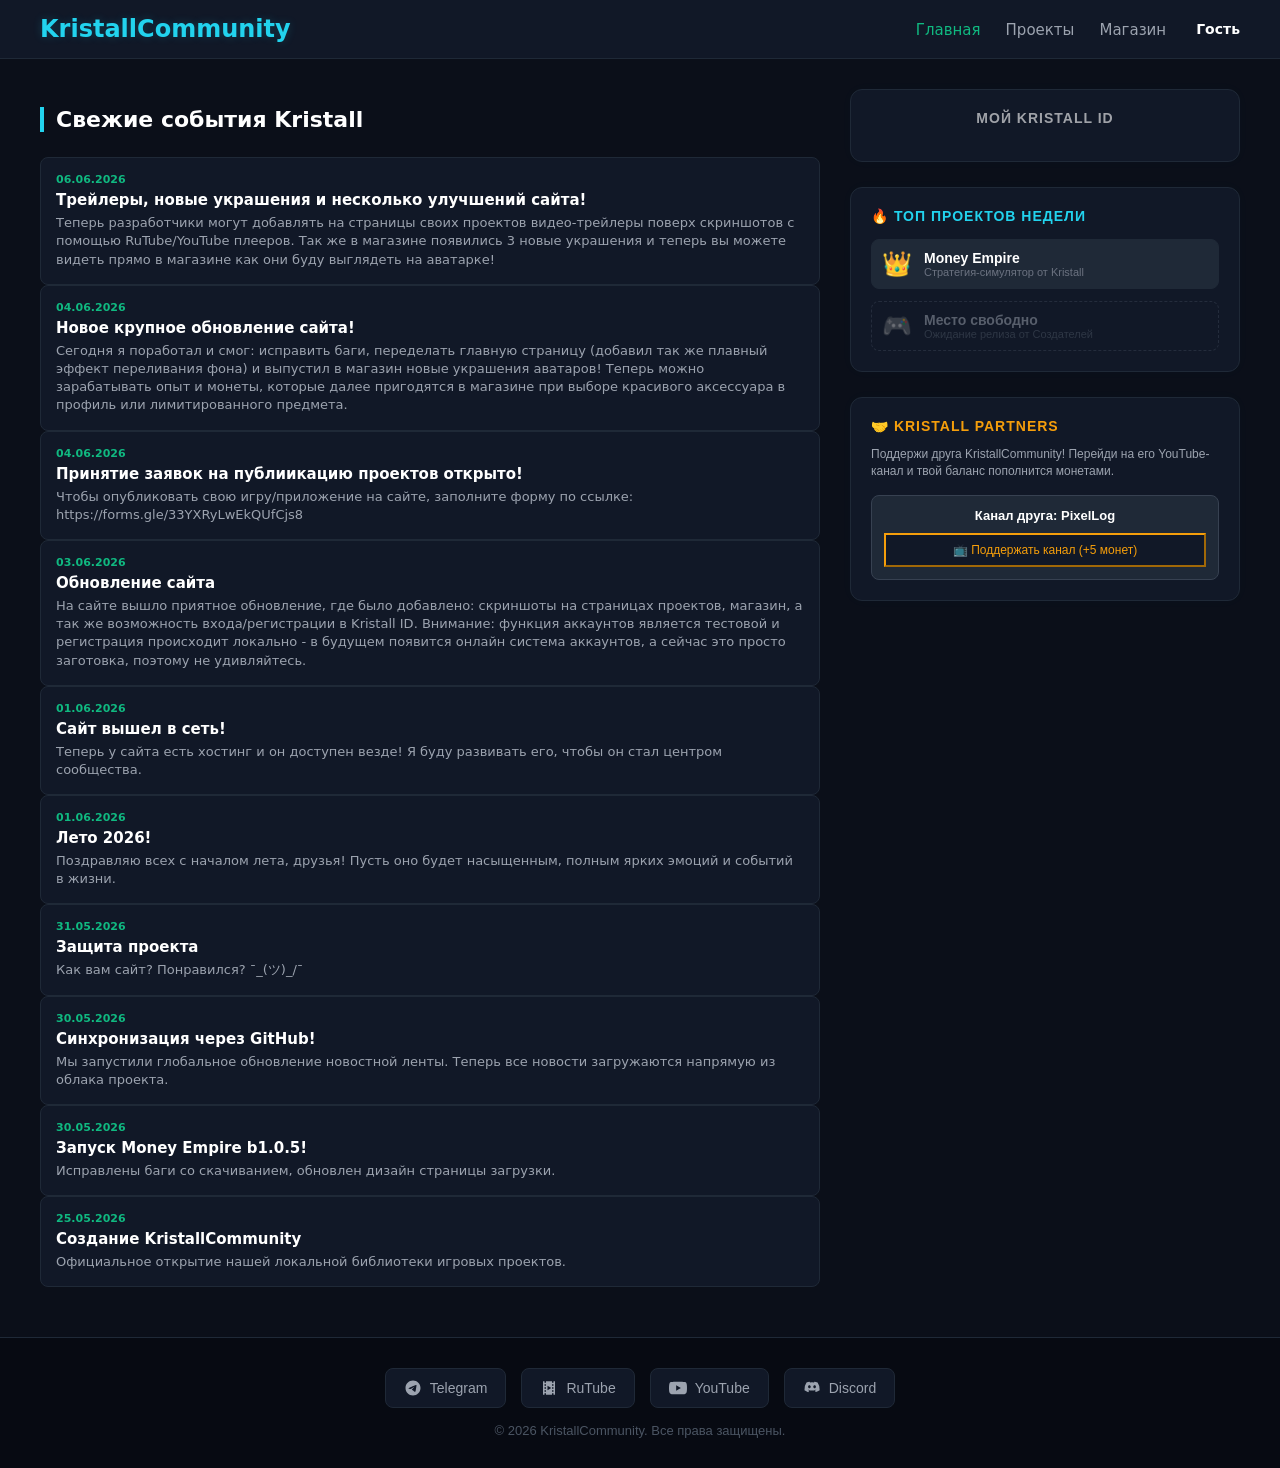
<file: index.html>
<!DOCTYPE html>
<html lang="ru">
<head>
    <meta charset="UTF-8">
    <meta name="viewport" content="width=device-width, initial-scale=1.0">
    <title>KristallCommunity</title>
    <!-- Иконка сайта -->
    <link rel="icon" type="image/png" href="favicon.png" />
    <!-- Подключение стильного файла стилей -->
    <link rel="stylesheet" href="styles.css">
    <link rel="stylesheet" href="css/decorations.css">
</head>
<body>

    <!-- НАВИГАЦИЯ (HEADER) — ИСПРАВЛЕННЫЙ ИДЕАЛЬНЫЙ ВАРИАНТ -->
    <header>
        <div class="container header-wrapper" style="display: flex; justify-content: space-between; align-items: center; position: relative;">
            
            <!-- Левая часть: Логотип -->
            <a href="index.html" class="logo">KristallCommunity</a>
            
            <!-- Правая часть: Меню и Аватарки -->
            <div style="display: flex; align-items: center; gap: 20px;">
                
                <!-- Меню навигации -->
                <nav id="nav-menu">
                    <!-- Профиль для ТЕЛЕФОНОВ (виден только внутри шторки бургера) -->
                    <div class="menu-profile mobile-profile-block" style="display: none; align-items: center; gap: 10px; padding-bottom: 20px; border-bottom: 1px solid #1f2937; margin-bottom: 20px; cursor: pointer;">
                        <span id="header-avatar-img-mobile"></span>
                        <span class="menu-username" id="header-username-mobile">Гость</span>
                    </div>
                    <ul>
                        <li><a href="index.html" class="active">Главная</a></li>
                        <li><a href="projects.html">Проекты</a></li>
                        <li><a href="marketplace.html">Магазин</a></li>
                    </ul>
                </nav>

                <!-- ПРОФИЛЬ ДЛЯ ПК (Красиво стоит справа от меню на больших экранах) -->
                <div class="pc-profile-block" id="user-profile-block" style="display: flex; align-items: center; gap: 10px; cursor: pointer;">
                    <span id="header-avatar-img-pc"></span>
                    <span class="menu-username" id="header-username" style="color: white; font-weight: bold; font-size: 14px;">Гость</span>
                </div>

                <!-- Кнопка Бургера (3 полоски для мобилок) -->
                <button class="burger-menu" id="burger-btn" aria-label="Открыть меню">
                    <span></span>
                    <span></span>
                    <span></span>
                </button>
            </div>
        </div>
    </header>

    <!-- ГЛАВНЫЙ КОНТЕНТ (ДВУХКОЛОНОЧНЫЙ ХАБ) -->
    <main class="container" style="margin-top: 30px; margin-bottom: 50px;">
        <div style="display: flex; gap: 30px; flex-wrap: wrap;">
            
            <!-- ЛЕВАЯ КОЛОНКА: ЛЕНТА НОВОСТЕЙ (Занимает больше места) -->
            <div style="flex: 2; min-width: 300px;">
                <h2 class="section-title">Свежие события Kristall</h2>
                <div id="news-container" class="news-list">
                    <!-- Сюда JS подгрузит новости из news.json -->
                </div>
            </div>

            <!-- ПРАВАЯ КОЛОНКА: ИНТЕРАКТИВНЫЙ САЙДБАР -->
            <div style="flex: 1; min-width: 280px; display: flex; flex-direction: column; gap: 25px; font-family: sans-serif;">
                
                <!-- БЛОК 1: МИНИ-ПРОФИЛЬ KRISTALL ID -->
                <div style="background-color: #111827; border: 1px solid #1f2937; border-radius: 12px; padding: 20px; text-align: center; box-shadow: 0 0 15px rgba(34, 211, 238, 0.02);">
                    <h3 style="color: white; font-size: 14px; margin: 0 0 15px 0; text-transform: uppercase; letter-spacing: 1px; opacity: 0.6;">Мой Kristall ID</h3>
                    <div id="main-side-profile" style="display: flex; flex-direction: column; align-items: center; gap: 8px;">
                        <!-- JS сам отрисует данные вошедшего или Гостя -->
                    </div>
                </div>

                <!-- БЛОК 2: ТОП ПРОЕКТОВ КРИСТАЛЛ -->
                <div style="background-color: #111827; border: 1px solid #1f2937; border-radius: 12px; padding: 20px; box-shadow: 0 0 15px rgba(34, 211, 238, 0.02);">
                    <h3 style="color: #22d3ee; font-size: 14px; margin: 0 0 15px 0; text-transform: uppercase; letter-spacing: 1px; font-weight: bold;">🔥 Топ проектов недели</h3>
                    <div style="display: flex; flex-direction: column; gap: 12px;">
                        <!-- Карточка 1: Твоя легендарная игра -->
                        <a href="project-template.html?game=money-empire" style="display: flex; align-items: center; gap: 12px; background: #1f2937; padding: 10px; border-radius: 8px; text-decoration: none; border: 1px solid #1f2937; transition: 0.2s;" onmouseenter="this.style.borderColor='#22d3ee'" onmouseleave="this.style.borderColor='#1f2937'">
                            <span style="font-size: 24px;">👑</span>
                            <div>
                                <div style="color: white; font-weight: bold; font-size: 14px;">Money Empire</div>
                                <div style="color: #6b7280; font-size: 11px;">Стратегия-симулятор от Kristall</div>
                            </div>
                        </a>
                        <!-- Заглушка под будущую игру друга -->
                        <div style="display: flex; align-items: center; gap: 12px; background: #111827; padding: 10px; border-radius: 8px; border: 1px dashed #374151; opacity: 0.5;">
                            <span style="font-size: 24px;">🎮</span>
                            <div>
                                <div style="color: #9ca3af; font-weight: bold; font-size: 14px;">Место свободно</div>
                                <div style="color: #4b5563; font-size: 11px;">Ожидание релиза от Создателей</div>
                            </div>
                        </div>
                    </div>
                </div>

                <!-- БЛОК 3: РЕКЛАМНАЯ СИСТЕМА (KRISTALL PARTNERS) -->
                <div style="background-color: #111827; border: 1px solid #1f2937; border-radius: 12px; padding: 20px; box-shadow: 0 0 15px rgba(34, 211, 238, 0.02);">
                    <h3 style="color: #f59e0b; font-size: 14px; margin: 0 0 12px 0; text-transform: uppercase; letter-spacing: 1px; font-weight: bold;">🤝 Kristall Partners</h3>
                    <p style="color: #9ca3af; font-size: 12px; margin: 0 0 15px 0; line-height: 1.4;">Поддержи друга KristallCommunity! Перейди на его YouTube-канал и твой баланс пополнится монетами.</p>
                    
                    <div style="background: #1f2937; border-radius: 8px; padding: 12px; border: 1px solid #374151; text-align: center;">
                        <div style="color: white; font-weight: bold; font-size: 13px; margin-bottom: 10px;">Канал друга: PixelLog</div>
                        <button class="action-btn" id="btn-promo-ad" style="width: 100%; justify-content: center; font-size: 12px; border-color: #f59e0b; color: #f59e0b; background: #111827; padding: 8px;" onmouseenter="this.style.background='#f59e0b'; this.style.color='#111827'; this.style.boxShadow='0 0 10px #f59e0b'" onmouseleave="this.style.background='#111827'; this.style.color='#f59e0b'; this.style.boxShadow='none'">📺 Поддержать канал (+5 монет)</button>
                    </div>
                </div>

            </div>
        </div>
    </main>

    <!-- ПОДВАЛ САЙТА (FOOTER) -->
    <footer>
        <div class="container footer-content" style="display: flex; flex-direction: column; align-items: center; gap: 15px; font-family: sans-serif;">

            <!-- Кнопки социальных сетей -->
            <div class="social-links" style="display: flex; flex-wrap: wrap; justify-content: center; gap: 15px;">

                <!-- Telegram -->
                <a href="https://t.me/kristall_official20" target="_blank" class="social-btn tg-btn" title="Наш Telegram">
                    <svg viewBox="0 0 24 24"><path d="M12 2C6.48 2 2 6.48 2 12s4.48 10 10 10 10-4.48 10-10S17.52 2 12 2zm4.64 6.8c-.15 1.58-.8 5.42-1.13 7.19-.14.75-.42 1-.68 1.03-.58.05-1.02-.38-1.58-.75-.88-.58-1.38-.94-2.23-1.5-.99-.65-.35-1.01.22-1.59.15-.15 2.71-2.48 2.76-2.69a.2.2 0 0 0-.05-.18c-.06-.05-.14-.03-.21-.02-.09.02-1.49.95-4.22 2.79-.4.27-.76.41-1.08.4-.36-.01-1.04-.2-1.55-.37-.63-.2-1.12-.31-1.08-.66.02-.18.27-.36.74-.55 2.92-1.27 4.86-2.11 5.83-2.51 2.78-1.16 3.35-1.36 3.73-1.36.08 0 .27.02.39.12.1.08.13.19.14.27-.01.06.01.24 0 .38z"/></svg>
                    Telegram
                </a>

                <!-- RuTube -->
                <a href="https://rutube.ru/channel/33194879" target="_blank" class="social-btn rt-btn" title="Канал RuTube">
                    <svg viewBox="0 0 24 24"><path d="M18 3v2h-2V3H8v2H6V3H4v18h2v-2h2v2h8v-2h2v2h2V3h-2zM8 17H6v-2h2v2zm0-4H6v-2h2v2zm0-4H6V7h2v2zm10 8h-2v-2h2v2zm0-4h-2v-2h2v2zm0-4h-2V7h2v2zM10 9l5 3-5 3V9z"/></svg>
                    RuTube
                </a>

                <!-- YouTube -->
                <a href="https://www.youtube.com/@kristall.officiallYT" target="_blank" class="social-btn yt-btn" title="Канал YouTube">
                    <svg viewBox="0 0 24 24"><path d="M23.498 6.186a3.016 3.016 0 0 0-2.122-2.136C19.505 3.545 12 3.545 12 3.545s-7.505 0-9.377.505A3.017 3.017 0 0 0 .502 6.186C0 8.07 0 12 0 12s0 3.88.502 5.764a3.016 3.016 0 0 0 2.122 2.136c1.871.505 9.376.505 9.376.505s7.505 0 9.377-.505a3.015 3.015 0 0 0 2.122-2.136C24 15.88 24 12 24 12s0-3.93-.502-5.814zM9.545 15.568V8.432L15.818 12l-6.273 3.568z"/></svg>
                    YouTube
                </a>

                <!-- Discord -->
                <a href="https://discord.com/invite/A8dKykQrBX" target="_blank" class="social-btn dc-btn" title="Наш сервер Discord">
                    <svg viewBox="0 0 24 24"><path d="M19.27 4.73a16.14 16.14 0 0 0-3.97-1.23.13.13 0 0 0-.14.07c-.17.31-.37.72-.5 1.03a14.9 14.9 0 0 0-5.32 0 9.77 9.77 0 0 0-.52-1.03.13.13 0 0 0-.14-.07 16.14 16.14 0 0 0-3.97 1.23.13.13 0 0 0-.06.05A16.18 16.18 0 0 0 1.95 14.9a.15.15 0 0 0 .06.1 16.42 16.42 0 0 0 4.96 2.5.14.14 0 0 0 .15-.05c.42-.58.8-1.2 1.12-1.86a.14.14 0 0 0-.07-.2 10.84 10.84 0 0 1-1.51-.72.15.15 0 0 1-.01-.24c.1-.07.2-.15.3-.23a.13.13 0 0 1 .14-.02c3.27 1.5 6.8 1.5 10.02 0a.13.13 0 0 1 .14.02c.1.08.2.16.3.23a.15.15 0 0 1-.01.24 9.8 9.8 0 0 1-1.51.71.14.14 0 0 0-.07.2c.33.66.7 1.28 1.12 1.86a.14.14 0 0 0 .15.05 16.34 16.34 0 0 0 4.97-2.5.15.15 0 0 0 .06-.1 16.18 16.18 0 0 0-2.77-10.12.12.12 0 0 0-.06-.05zM8.52 12.17c-.98 0-1.79-.9-1.79-2s.8-2 1.79-2 1.79.9 1.79 2-.8 2-1.79 2zm6.96 0c-.98 0-1.79-.9-1.79-2s.8-2 1.79-2 1.79.9 1.79 2-.8 2-1.79 2z"/></svg>
                    Discord
                </a>

            </div>

            <!-- Текст копирайта -->
            <p style="margin: 0; color: #4b5563; font-size: 13px; text-align: center;">&copy; 2026 KristallCommunity. Все права защищены.</p>
        </div>
    </footer>
    
    <!-- МОДАЛЬНОЕ ОКНО: АВТОРИЗАЦИЯ И РЕГИСТРАЦИЯ -->
<div id="auth-modal" class="modal-overlay" style="display: none;">
    <div class="modal-content">
        <!-- Кнопка закрытия окна -->
        <button id="close-auth-btn" class="modal-close">&times;</button>
        
        <!-- ВКЛАДКИ: ВХОД / РЕГИСТРАЦИЯ -->
        <div class="modal-tabs">
            <button id="tab-login-btn" class="tab-btn active">Вход</button>
            <button id="tab-register-btn" class="tab-btn">Регистрация</button>
        </div>

        <!-- ФОРМА ВХОДА -->
        <form id="login-form" class="auth-form">
            <input type="email" id="login-email" placeholder="Электронная почта" required>
            <input type="password" id="login-password" placeholder="Пароль" required>
            <button type="submit" class="auth-submit-btn">Войти в Kristall ID</button>
        </form>

        <!-- ФОРМА РЕГИСТРАЦИИ (Скрыта по умолчанию) -->
        <form id="register-form" class="auth-form" style="display: none;">
            <input type="text" id="register-username" placeholder="Имя аккаунта (до 30 симв.)" maxlength="30" required>
            <input type="email" id="register-email" placeholder="Электронная почта" required>
            <input type="password" id="register-password" placeholder="Придумайте пароль" minlength="6" required>
            <button type="submit" class="auth-submit-btn">Создать Kristall ID</button>
        </form>
    </div>
</div>

    <!-- ВЕЛИКАЯ СВЯЗКА СКРИПТОВ KRISTALL (СТРОГИЙ ПОРЯДОК ПОДКЛЮЧЕНИЯ!) -->
    <script src="js/core.js"></script>
    <script src="js/content.js"></script>
    <script src="js/interface.js"></script>
    <script src="js/app.js"></script>

    <!-- Контейнер для красивых уведомлений сайта -->
    <div id="kristall-toast"></div>
</body>
</html>
</file>
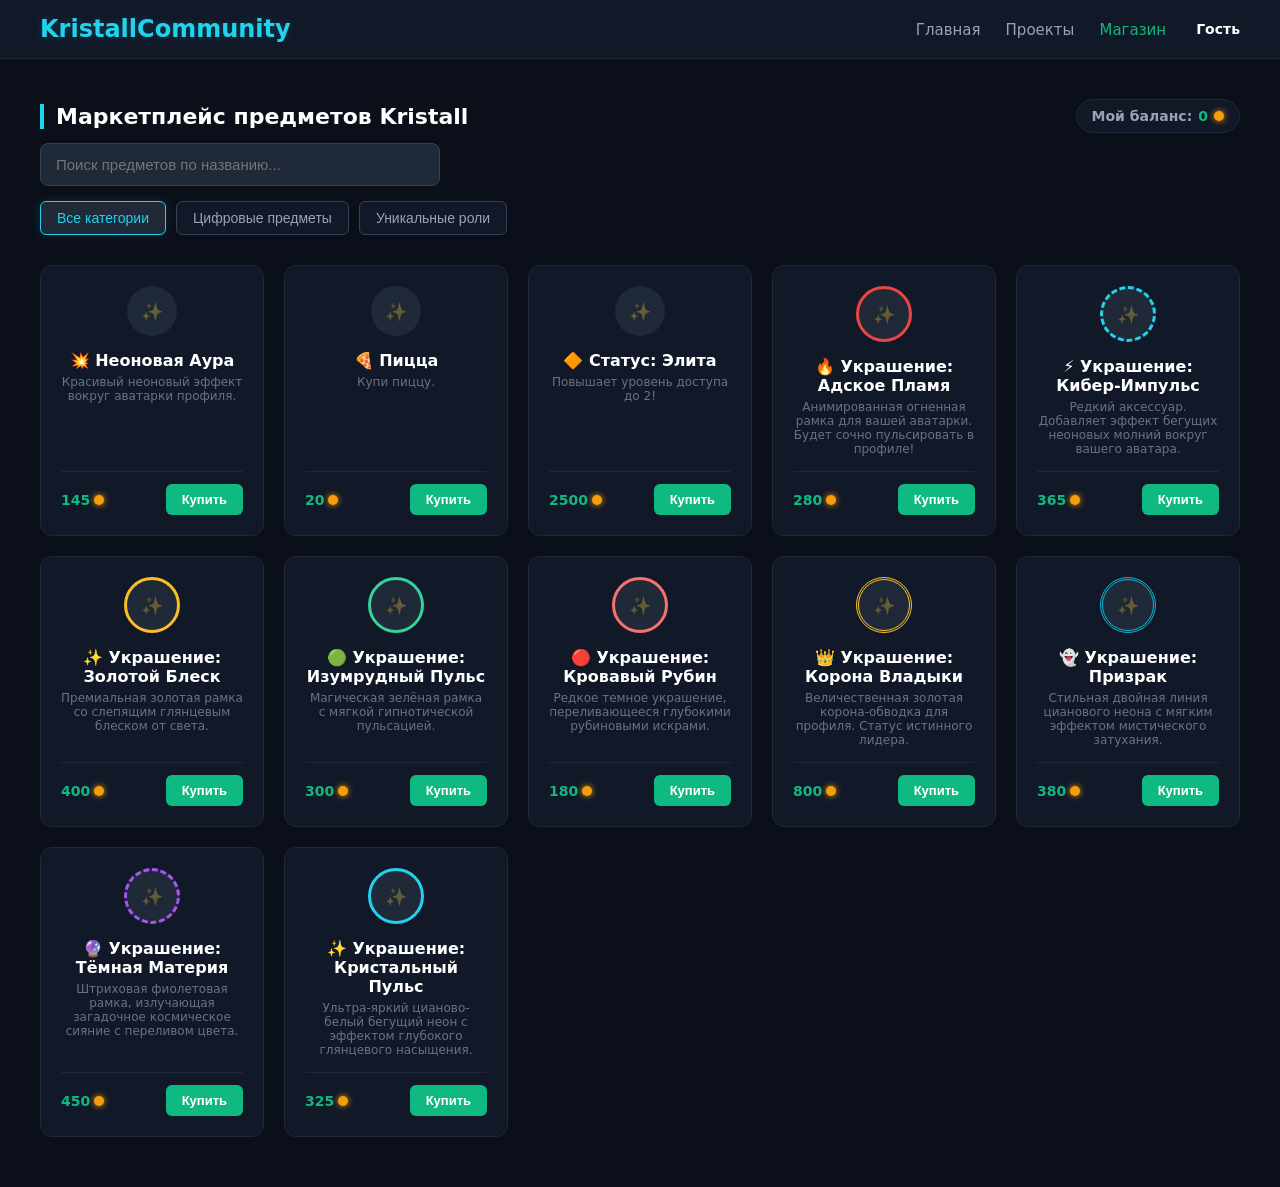
<file: marketplace.html>
<!DOCTYPE html>
<html lang="ru">
<head>
    <meta charset="UTF-8">
    <meta name="viewport" content="width=device-width, initial-scale=1.0">
    <title>Магазин - KristallCommunity</title>
    <link rel="icon" type="image/png" href="favicon.png" />
    <link rel="stylesheet" href="styles.css">
    <link rel="stylesheet" href="css/decorations.css">
    <style>
        .market-grid { display: grid; grid-template-columns: repeat(auto-fill, minmax(220px, 1fr)); gap: 20px; margin-top: 30px; }
        .product-card { background-color: #111827; border: 1px solid #1f2937; border-radius: 12px; padding: 20px; text-align: center; box-shadow: 0 0 15px rgba(34, 211, 238, 0.02); display: flex; flex-direction: column; justify-content: space-between; transition: 0.2s; }
        .product-card:hover { border-color: #22d3ee; box-shadow: 0 0 15px rgba(34, 211, 238, 0.1); }
        .product-icon { font-size: 40px; margin-bottom: 10px; display: block; }
        .product-title { color: white; font-size: 16px; font-weight: bold; margin: 5px 0; }
        .product-desc { color: #6b7280; font-size: 12px; margin: 5px 0 15px 0; min-height: 32px; }
        .product-footer { display: flex; justify-content: space-between; align-items: center; border-top: 1px solid #1f2937; padding-top: 12px; }
        .product-price { color: #10b981; font-weight: bold; font-size: 14px; display: flex; align-items: center; gap: 4px; }
        .coin-icon { display: inline-block; width: 10px; height: 10px; background-color: #f59e0b; border-radius: 50%; box-shadow: 0 0 6px #f59e0b; }
    </style>
</head>
<body>

    <!-- НАВИГАЦИЯ -->
    <header>
        <div class="container header-wrapper" style="display: flex; justify-content: space-between; align-items: center; position: relative;">
            <a href="index.html" class="logo">KristallCommunity</a>
            <div style="display: flex; align-items: center; gap: 20px;">
                <nav id="nav-menu">
                    <div class="menu-profile mobile-profile-block" style="display: none; align-items: center; gap: 10px; padding-bottom: 20px; border-bottom: 1px solid #1f2937; margin-bottom: 20px; cursor: pointer;">
                        <span id="header-avatar-img-mobile"></span>
                        <span class="menu-username" id="header-username-mobile">Гость</span>
                    </div>
                    <ul>
                        <li><a href="index.html">Главная</a></li>
                        <li><a href="projects.html">Проекты</a></li>
                        <li><a href="marketplace.html" class="active">Магазин</a></li>
                    </ul>
                </nav>
                <div class="pc-profile-block" id="user-profile-block" style="display: flex; align-items: center; gap: 10px; cursor: pointer;">
                    <span id="header-avatar-img-pc"></span>
                    <span class="menu-username" id="header-username" style="color: white; font-weight: bold; font-size: 14px;">Гость</span>
                </div>
                <button class="burger-menu" id="burger-btn" aria-label="Открыть меню">
                    <span></span><span></span><span></span>
                </button>
            </div>
        </div>
    </header>

    <!-- ТЕЛО МАГАЗИНА -->
    <div class="container" style="margin-top: 40px; margin-bottom: 50px;">
        <div style="display: flex; justify-content: space-between; align-items: center; flex-wrap: wrap; gap: 15px; margin-bottom: 10px;">
            <h2 class="section-title" style="margin: 0;">Маркетплейс предметов Kristall</h2>
            
            <!-- Индикатор баланса прямо на странице магазина -->
            <div style="background-color: #111827; border: 1px solid #1f2937; padding: 8px 15px; border-radius: 20px; font-size: 14px; font-weight: 600; color: #9ca3af; display: flex; align-items: center; gap: 6px;">
                <span>Мой баланс:</span>
                <span id="market-balance-num" style="color: #10b981; font-weight: bold;">0</span>
                <span class="coin-icon"></span>
            </div>
        </div>

        <!-- ПАНЕЛЬ ПОИСКА И ФИЛЬТРОВ МАГАЗИНА -->
        <div class="filter-panel" style="margin-bottom: 30px; display: flex; flex-direction: column; gap: 15px; font-family: sans-serif;">
            <input type="text" id="market-search-input" placeholder="Поиск предметов по названию..." style="width: 100%; max-width: 400px; padding: 12px 15px; background-color: #1f2937; border: 1px solid #374151; color: white; border-radius: 8px; font-size: 15px; box-sizing: border-box; outline: none; transition: border-color 0.3s;">

            <div class="filter-group" style="display: flex; flex-wrap: wrap; gap: 10px;">
                <button class="filter-btn active" data-market-filter="all">Все категории</button>
                <button class="filter-btn" data-market-filter="item">Цифровые предметы</button>
                <button class="filter-btn" data-market-filter="role">Уникальные роли</button>
            </div>
        </div>

        <!-- СЕТКА С ТОВАРАМИ -->
        <div class="market-grid" id="marketplace-grid">
            <!-- Сюда JavaScript будет выводить карточки товаров -->
        </div>
    </div>

    <!-- ВЕЛИКАЯ СВЯЗКА СКРИПТОВ KRISTALL (СТРОГИЙ ПОРЯДОК ПОДКЛЮЧЕНИЯ!) -->
    <script src="js/core.js"></script>
    <script src="js/content.js"></script>
    <script src="js/interface.js"></script>
    <script src="js/app.js"></script>

    <!-- ОКНО ПОДТВЕРЖДЕНИЯ ПОКУПКИ (STEAM & DISCORD STYLE) -->
    <div id="confirm-modal" style="position: fixed; top: 0; left: 0; width: 100%; height: 100%; background-color: rgba(3, 7, 18, 0.85); display: none; justify-content: center; align-items: center; z-index: 10000; font-family: sans-serif; backdrop-filter: blur(5px);">
        <div style="background-color: #111827; border: 1px solid #1f2937; border-radius: 16px; width: 100%; max-width: 650px; display: flex; overflow: hidden; box-shadow: 0 0 40px rgba(34, 211, 238, 0.15); min-height: 320px;">
            
            <!-- ЛЕВАЯ СТОРОНА: ОГРОМНЫЙ ДЕМОНСТРАЦИОННЫЙ СТЕНД -->
            <div style="flex: 1.1; background-color: #070a12; display: flex; align-items: center; justify-content: center; padding: 40px; border-right: 1px solid #1f2937; position: relative;">
                <div id="modal-preview-zone" style="width: 130px; height: 130px; border-radius: 50%; background: #1f2937; display: flex; align-items: center; justify-content: center; transition: 0.3s; box-sizing: border-box;">
                    <span style="font-size: 42px; opacity: 0.2;">👾</span>
                </div>
            </div>

            <!-- ПРАВАЯ СТОРОНА: ИНФОРМАЦИЯ И СИНХРОННЫЕ КНОПКИ -->
            <div style="flex: 1.3; padding: 35px; display: flex; flex-direction: column; gap: 20px; background-color: #111827;">
                <div>
                    <h3 id="modal-product-title" style="color: white; margin: 0 0 12px 0; font-size: 22px; font-weight: bold;">Название товара</h3>
                    <div style="max-height: 110px; overflow-y: auto; padding-right: 5px; scrollbar-width: thin;">
                        <p id="modal-product-desc" style="color: #9ca3af; margin: 0; font-size: 14px; line-height: 1.6;"></p>
                    </div>
                </div>

                <!-- БЛОК ЦЕНЫ ТОВАРА -->
                <div style="display: flex; align-items: center; gap: 8px; border-top: 1px solid #1f2937; padding-top: 15px;">
                    <span style="color: #9ca3af; font-size: 14px;">Стоимость:</span>
                    <span id="modal-product-price" style="color: #10b981; font-weight: bold; font-size: 18px; display: flex; align-items: center; gap: 4px;">
                        0 <span class="coin-icon"></span>
                    </span>
                </div>

                <div style="display: flex; flex-direction: column; gap: 12px; width: 100%;">
                    <button id="modal-confirm-btn" class="auth-submit-btn" style="width: 100%; padding: 12px; font-weight: bold; font-size: 14px; background-color: #10b981; color: white; border-radius: 8px;">Подтвердить покупку</button>
                    <button id="modal-cancel-btn" class="action-btn" style="width: 100%; padding: 12px; font-weight: bold; font-size: 14px; justify-content: center; background-color: #1f2937; border: 1px solid #374151; color: #9ca3af; border-radius: 8px;">Отмена</button>
                </div>
            </div>

        </div>
    </div>

    <!-- Контейнер для красивых уведомлений сайта -->
    <div id="kristall-toast"></div>
</body>
</html>
</file>
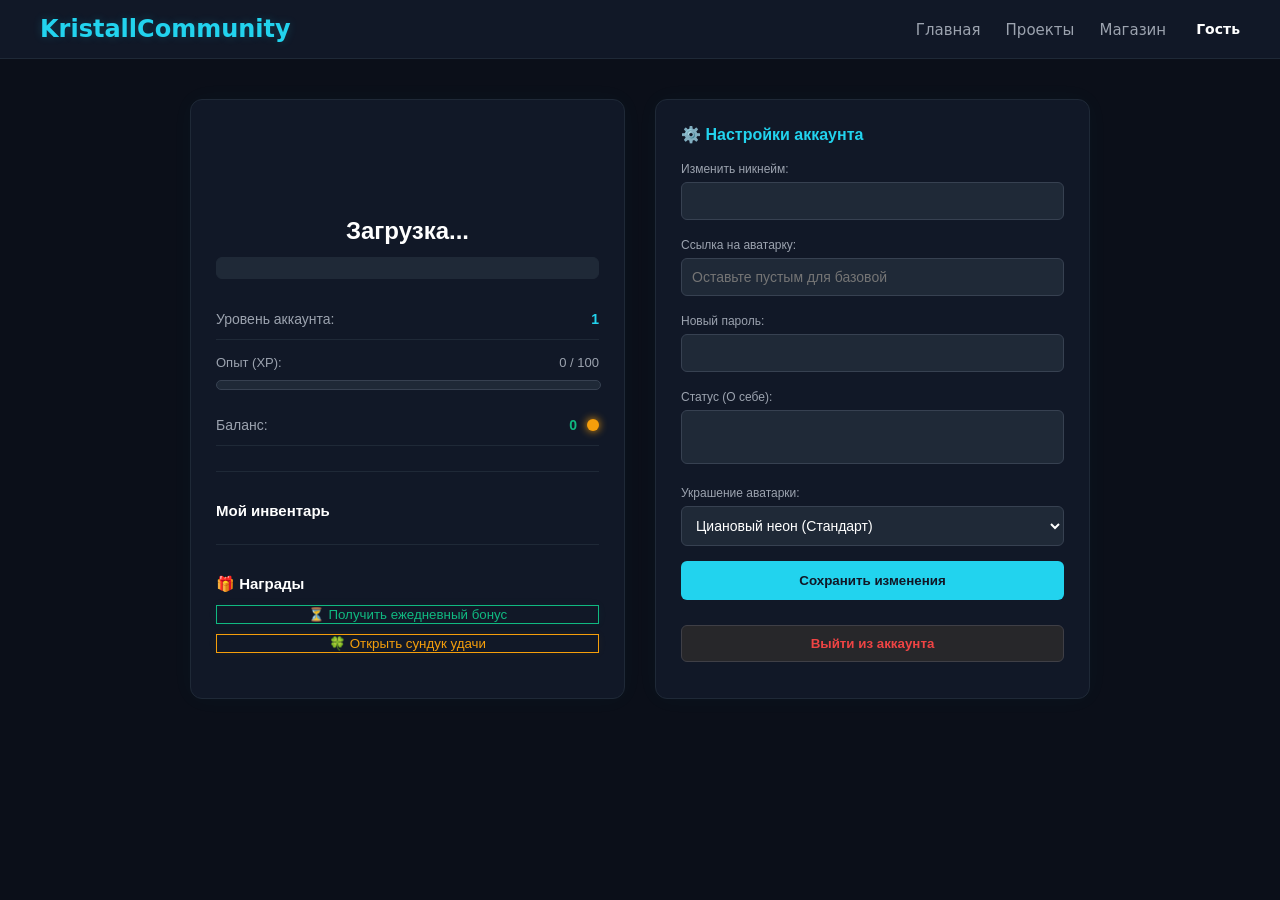
<file: profile.html>
<!DOCTYPE html>
<html lang="ru">
<head>
    <meta charset="UTF-8">
    <meta name="viewport" content="width=device-width, initial-scale=1.0">
    <title>Мой профиль - KristallCommunity</title>
    <link rel="icon" type="image/png" href="favicon.png" />
    <link rel="stylesheet" href="styles.css">
    <link rel="stylesheet" href="css/decorations.css">
    <style>
        .profile-wrapper { display: flex; gap: 30px; max-width: 900px; margin: 40px auto; font-family: sans-serif; }
        .profile-info-side { flex: 1; background-color: #111827; border: 1px solid #1f2937; border-radius: 12px; padding: 25px; box-shadow: 0 0 25px rgba(34, 211, 238, 0.03); text-align: center; }
        .profile-edit-side { flex: 1; background-color: #111827; border: 1px solid #1f2937; border-radius: 12px; padding: 25px; box-shadow: 0 0 25px rgba(34, 211, 238, 0.03); }
        .xp-bar-bg { width: 100%; height: 8px; background-color: #1f2937; border-radius: 10px; margin-top: 10px; overflow: hidden; border: 1px solid #374151; }
        .xp-bar-fill { height: 100%; background-color: #f97316; width: 0%; transition: width 0.5s ease; }
        .stat-row { display: flex; justify-content: space-between; padding: 12px 0; border-bottom: 1px solid #1f2937; color: #9ca3af; font-size: 14px; align-items: center; }
        .stat-val { color: white; font-weight: bold; display: flex; align-items: center; gap: 6px; }
        .inv-item { display: inline-block; background-color: #1f2937; border: 1px solid #374151; padding: 5px 10px; border-radius: 6px; margin: 4px; color: white; font-size: 12px; }
        .edit-input { width: 100%; padding: 10px; background-color: #1f2937; border: 1px solid #374151; color: white; border-radius: 6px; font-size: 14px; box-sizing: border-box; outline: none; margin-top: 5px; }
        .edit-input:focus { border-color: #22d3ee; }
        .coin-icon { display: inline-block; width: 12px; height: 12px; background-color: #f59e0b; border-radius: 50%; box-shadow: 0 0 8px #f59e0b; margin-left: 4px; }
        
        /* Стили контейнера для нашей новой SVG аватарки */
        .avatar-container { width: 80px; height: 80px; margin: 0 auto 12px auto; display: flex; align-items: center; justify-content: center; }
        .avatar-container img, .avatar-container svg { width: 100%; height: 100%; border-radius: 50%; border: 3px solid #22d3ee; object-fit: cover; box-sizing: border-box; }
        .avatar-container svg { fill: #22d3ee; background-color: #1f2937; padding: 12px; }

        @media (max-width: 768px) { .profile-wrapper { flex-direction: column; padding: 0 15px; } }
    </style>
</head>
<body>

    <!-- НАВИГАЦИЯ (HEADER) — ИСПРАВЛЕННЫЙ ИДЕАЛЬНЫЙ ВАРИАНТ -->
    <header>
        <div class="container header-wrapper" style="display: flex; justify-content: space-between; align-items: center; position: relative;">
            
            <!-- Левая часть: Логотип -->
            <a href="index.html" class="logo">KristallCommunity</a>
            
            <!-- Правая часть: Меню и Аватарки -->
            <div style="display: flex; align-items: center; gap: 20px;">
                
                <!-- Меню навигации -->
                <nav id="nav-menu">
                    <!-- Профиль для ТЕЛЕФОНОВ (виден только внутри шторки бургера) -->
                    <div class="menu-profile mobile-profile-block" style="display: none; align-items: center; gap: 10px; padding-bottom: 20px; border-bottom: 1px solid #1f2937; margin-bottom: 20px; cursor: pointer;">
                        <span id="header-avatar-img-mobile"></span>
                        <span class="menu-username" id="header-username-mobile">Гость</span>
                    </div>
                    <ul>
                        <li><a href="index.html">Главная</a></li>
                        <li><a href="projects.html">Проекты</a></li>
                        <li><a href="marketplace.html">Магазин</a></li>
                    </ul>
                </nav>

                <!-- ПРОФИЛЬ ДЛЯ ПК (Красиво стоит справа от меню на больших экранах) -->
                <div class="pc-profile-block" id="user-profile-block" style="display: flex; align-items: center; gap: 10px; cursor: pointer;">
                    <span id="header-avatar-img-pc"></span>
                    <span class="menu-username" id="header-username" style="color: white; font-weight: bold; font-size: 14px;">Гость</span>
                </div>

                <!-- Кнопка Бургера (3 полоски для мобилок) -->
                <button class="burger-menu" id="burger-btn" aria-label="Открыть меню">
                    <span></span>
                    <span></span>
                    <span></span>
                </button>
            </div>
        </div>
    </header>

    <div class="container">
        <div class="profile-wrapper">
            
            <!-- ЛЕВАЯ СТОРОНА: КАРТОЧКА ИГРОКА -->
            <div class="profile-info-side">
                <!-- Умный контейнер под аватарку (Сюда JS сам подставит либо картинку по ссылке, либо красивый SVG) -->
                <div id="prof-avatar-box" class="avatar-container"></div>
                
                <h2 id="prof-username" style="color: white; margin: 0; font-size: 24px;">Загрузка...</h2>
                <p id="prof-role" style="margin: 6px 0 0 0; font-weight: bold; font-size: 14px; opacity: 0.8;"></p>
                <p id="prof-desc-text" style="color: #6b7280; font-size: 13px; font-style: italic; margin-top: 12px; background: #1f2937; padding: 10px; border-radius: 6px; border: 1px solid #1f2937; text-align: left;"></p>
                
                <div style="margin-top: 20px;">
                    <div class="stat-row">
                        <span>Уровень аккаунта:</span>
                        <span class="stat-val" id="prof-level" style="color: #22d3ee;">1</span>
                    </div>
                    
                    <div style="margin: 15px 0; text-align: left;">
                        <div style="display: flex; justify-content: space-between; color: #9ca3af; font-size: 13px;">
                            <span>Опыт (XP):</span>
                            <span id="prof-xp-text">0 / 100</span>
                        </div>
                        <div class="xp-bar-bg"><div class="xp-bar-fill" id="prof-xp-fill"></div></div>
                    </div>

                    <div class="stat-row">
                        <span>Баланс:</span>
                        <span class="stat-val" style="color: #10b981;">
                            <span id="balance-num">0</span>
                            <span class="coin-icon"></span>
                        </span>
                    </div>
                </div>

                <div style="margin-top: 25px; text-align: left; border-top: 1px solid #1f2937; padding-top: 15px;">
                    <h3 style="color: white; font-size: 15px; margin-bottom: 10px;">Мой инвентарь</h3>
                    <div id="prof-inventory"></div>
                </div>

                <!-- БЛОК ЕЖЕДНЕВНЫХ НАГРАД -->
                <div style="margin-top: 25px; text-align: left; border-top: 1px solid #1f2937; padding-top: 15px;">
                    <h3 style="color: white; font-size: 15px; margin-bottom: 12px; font-family: sans-serif;">🎁 Награды</h3>
                    <div style="display: flex; flex-direction: column; gap: 10px;">
                        <!-- Кнопка бонуса с изумрудным неоновым свечением -->
                        <button class="action-btn" id="btn-daily-bonus" style="width: 100%; justify-content: center; border: 1px solid #10b981; color: #10b981; background: #111827; box-shadow: 0 0 10px rgba(16, 185, 129, 0.05);">⏳ Получить ежедневный бонус</button>
                        <!-- Кнопка сундука с золотым геймерским свечением -->
                        <button class="action-btn" id="btn-lucky-chest" style="width: 100%; justify-content: center; border: 1px solid #f59e0b; color: #f59e0b; background: #111827; box-shadow: 0 0 10px rgba(245, 158, 11, 0.05);">🍀 Открыть сундук удачи</button>
                    </div>
                </div>

                <div style="margin-top: 20px; display: flex; gap: 10px; justify-content: center;">
                    <button class="action-btn" id="btn-open-workshop" style="display: none; background:#111827; border:1px solid #10b981; color:#10b981; padding:8px 12px; border-radius:6px; font-weight:bold; cursor:pointer;">🛠️ Мастерская</button>
                </div>

                <div id="code-output-block" style="display:none; margin-top:15px; text-align: left;">
                    <div style="color:#9ca3af; font-size:11px; margin-bottom:5px;">Заявка готова! Отправьте этот код Владельцу:</div>
                    <textarea id="code-output-text" class="edit-input" rows="3" readonly style="font-family:monospace; font-size:11px; color:#10b981; background:#070a12;"></textarea>
                </div>
            </div>

            <!-- ПРАВАЯ СТОРОНА: НАСТРОЙКИ -->
            <div class="profile-edit-side">
                <div id="panel-workshop" style="display: none; margin-bottom: 25px; border-bottom: 1px solid #1f2937; padding-bottom: 25px;">
                    <h3 style="color: #10b981; font-size: 16px; margin: 0 0 15px 0;">🛠️ Подать заявку на публикацию</h3>
                    <form id="workshop-game-form" style="display:flex; flex-direction:column; gap:10px;">
                        <input type="text" id="work-title" class="edit-input" placeholder="Название проекта" required>
                        <input type="text" id="work-platform" class="edit-input" placeholder="Платформа (Android / Windows)" required>
                        <input type="text" id="work-short" class="edit-input" placeholder="Краткое описание" required>
                        <textarea id="work-full" class="edit-input" placeholder="Полное описание проекта" rows="2" required></textarea>
                        <button type="submit" style="background:#10b981; color:white; border:none; padding:10px; border-radius:6px; font-weight:bold; cursor:pointer;">Сгенерировать код проекта</button>
                    </form>
                </div>

                <form id="profile-edit-form" style="display: flex; flex-direction: column; gap: 15px;">
                    <h3 style="color: #22d3ee; font-size: 16px; margin: 0;">⚙️ Настройки аккаунта</h3>
                    
                    <div>
                        <label style="color: #9ca3af; font-size: 12px;">Изменить никнейм:</label>
                        <input type="text" id="edit-username" class="edit-input" maxlength="30" required>
                    </div>

                    <div>
                        <label style="color: #9ca3af; font-size: 12px;">Ссылка на аватарку:</label>
                        <input type="url" id="edit-avatar" class="edit-input" placeholder="Оставьте пустым для базовой">
                    </div>

                    <div>
                        <label style="color: #9ca3af; font-size: 12px;">Новый пароль:</label>
                        <!-- type="password" прячет вводимый пароль в кружочки -->
                        <input type="password" id="edit-password" class="edit-input" minlength="6" required>
                    </div>

                    <div>
                        <label style="color: #9ca3af; font-size: 12px;">Статус (О себе):</label>
                        <textarea id="edit-desc" class="edit-input" rows="2" maxlength="500" style="resize: none; font-family: sans-serif;"></textarea>
                    </div>

                    <div>
                        <label style="color: #9ca3af; font-size: 12px;">Украшение аватарки:</label>
                        <select id="edit-avatar-color" class="edit-input">
                            <option value="#22d3ee">Циановый неон (Стандарт)</option>
                            <option value="#f97316">Огненный оранжевый</option>
                            <option value="#10b981">Изумрудный зелёный</option>
                            <option value="#a855f7">Магический пурпурный</option>
                            <option value="#ef4444">Критический красный</option>
                        </select>
                    </div>

                    <button type="submit" style="background-color: #22d3ee; color: #111827; border: none; padding: 12px; border-radius: 6px; font-weight: bold; cursor: pointer; transition: 0.2s;">Сохранить изменения</button>
                </form>

                <button id="logout-btn" style="width: 100%; margin-top: 25px; background-color: #27272a; color: #ef4444; border: 1px solid #3f3f46; padding: 10px; border-radius: 6px; font-weight: bold; cursor: pointer; transition: 0.2s;">Выйти из аккаунта</button>
            </div>

        </div>
    </div>

    <!-- ВЕЛИКАЯ СВЯЗКА СКРИПТОВ KRISTALL (СТРОГИЙ ПОРЯДОК ПОДКЛЮЧЕНИЯ!) -->
    <script src="js/core.js"></script>
    <script src="js/content.js"></script>
    <script src="js/interface.js"></script>
    <script src="js/app.js"></script>

    <!-- Контейнер для красивых уведомлений сайта -->
    <div id="kristall-toast"></div>
</body>
</html>
</file>
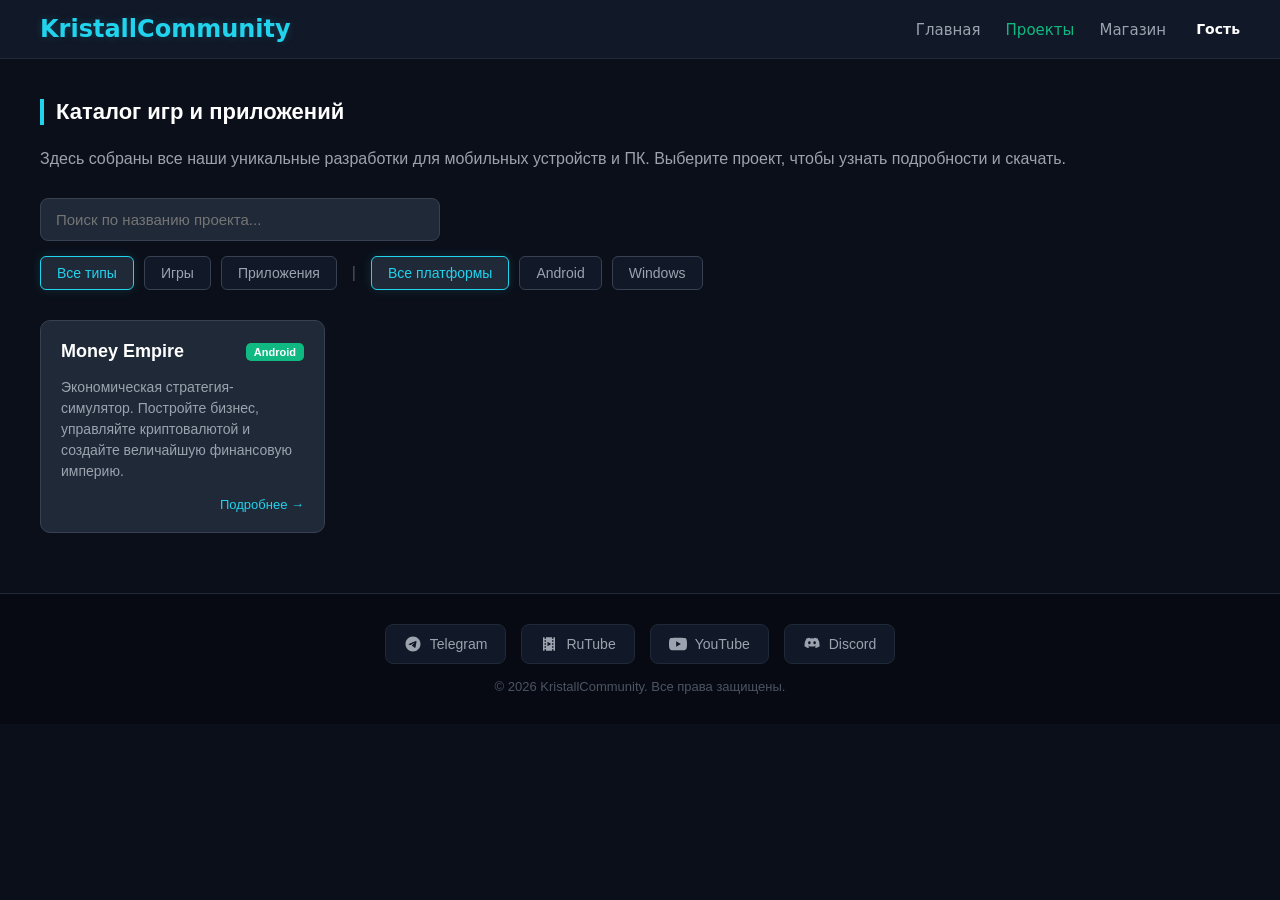
<file: project-template.html>
<!DOCTYPE html>
<html lang="ru">
<head>
    <meta charset="UTF-8">
    <meta name="viewport" content="width=device-width, initial-scale=1.0">
    <title>Загрузка приложения - KristallCommunity</title>
    <link rel="icon" type="image/png" href="favicon.png" />
    <link rel="stylesheet" href="styles.css">
    <link rel="stylesheet" href="css/decorations.css">
    <style>
        .content { max-width: 600px; margin: 50px auto; background-color: #1f2937; padding: 40px; border-radius: 12px; border: 1px solid #374151; }
        .btn-download { display: inline-block; background-color: #10b981; color: white; padding: 15px 30px; font-size: 18px; font-weight: bold; text-decoration: none; border-radius: 6px; margin-top: 25px; transition: 0.2s; box-shadow: 0 4px 15px rgba(16, 185, 129, 0.2); }
        .btn-download:hover { background-color: #059669; transform: translateY(-2px); }
        .back-link { display: block; margin-top: 30px; color: #9ca3af; text-decoration: none; font-size: 14px; }
        .back-link:hover { color: #10b981; }
    </style>
</head>
<body>

    <!-- НАВИГАЦИЯ (HEADER) — ИСПРАВЛЕННЫЙ ИДЕАЛЬНЫЙ ВАРИАНТ -->
    <header>
        <div class="container header-wrapper" style="display: flex; justify-content: space-between; align-items: center; position: relative;">
            
            <!-- Левая часть: Логотип -->
            <a href="index.html" class="logo">KristallCommunity</a>
            
            <!-- Правая часть: Меню и Аватарки -->
            <div style="display: flex; align-items: center; gap: 20px;">
                
                <!-- Меню навигации -->
                <nav id="nav-menu">
                    <!-- Профиль для ТЕЛЕФОНОВ (виден только внутри шторки бургера) -->
                    <div class="menu-profile mobile-profile-block" style="display: none; align-items: center; gap: 10px; padding-bottom: 20px; border-bottom: 1px solid #1f2937; margin-bottom: 20px; cursor: pointer;">
                        <span id="header-avatar-img-mobile"></span>
                        <span class="menu-username" id="header-username-mobile">Гость</span>
                    </div>
                    <ul>
                        <li><a href="index.html">Главная</a></li>
                        <li><a href="projects.html" class="active">Проекты</a></li>
                        <li><a href="marketplace.html">Магазин</a></li>
                    </ul>
                </nav>

                <!-- ПРОФИЛЬ ДЛЯ ПК (Красиво стоит справа от меню на больших экранах) -->
                <div class="pc-profile-block" id="user-profile-block" style="display: flex; align-items: center; gap: 10px; cursor: pointer;">
                    <span id="header-avatar-img-pc"></span>
                    <span class="menu-username" id="header-username" style="color: white; font-weight: bold; font-size: 14px;">Гость</span>
                </div>

                <!-- Кнопка Бургера (3 полоски для мобилок) -->
                <button class="burger-menu" id="burger-btn" aria-label="Открыть меню">
                    <span></span>
                    <span></span>
                    <span></span>
                </button>
            </div>
        </div>
    </header>

     <!-- ДИНАМИЧЕСКИЙ ШАБЛОН ИГРЫ (STEAM STYLE) -->
     <div class="container">
        <div class="content">
            <h1 id="game-title" style="color: white; margin-top: 0; font-size: 32px;">Загрузка...</h1>
            <p id="game-short-desc" style="color: #9ca3af; line-height: 1.6; font-size: 16px;"></p>

            <a href="#" id="game-download-btn" download class="btn-download">Скачать APK</a>

            <div style="text-align: left; margin-top: 40px; border-top: 1px solid #374151; padding-top: 25px;">
                
                <!-- 1. МЕДИАЗОНА (ТРЕЙЛЕР И СКРИНШОТЫ НАВЕРХУ) -->
                <div style="display: flex; flex-direction: column; gap: 25px; margin-bottom: 35px;">
                    
                    <!-- Официальный трейлер -->
                    <div id="trailer-block" style="display: none; font-family: sans-serif;">
                        <!-- ИСПРАВЛЕНО: Убрали палочку, сделали цвет #22d3ee и размер 16px -->
                        <h3 style="color: #22d3ee; font-size: 16px; font-weight: bold; margin-bottom: 12px; padding-left: 0;">Официальный видео-трейлер</h3>
                        <div id="trailer-container">
                            <!-- Сюда JS вставит плеер -->
                        </div>
                    </div>

                    <!-- Галерея скриншотов -->
                    <div id="screenshots-block" style="display: none; font-family: sans-serif;">
                        <!-- ИСПРАВЛЕНО: Привели к единому стилю без палочек -->
                        <h3 style="color: #22d3ee; font-size: 16px; font-weight: bold; margin-bottom: 12px; padding-left: 0;">Скриншоты</h3>
                        <div id="screenshots-container" style="display: flex; gap: 15px; overflow-x: auto; padding: 10px 5px; scrollbar-width: thin;">
                            <!-- Сюда JS подставит картинки -->
                        </div>
                    </div>
                </div>

                <!-- 2. ПОДРОБНОЕ ТЕКСТОВОЕ ОПИСАНИЕ -->
                <div id="desc-block" style="margin-bottom: 25px;">
                    <h3 style="color: #22d3ee; font-size: 16px; font-weight: bold; margin-bottom: 12px;">О проекте</h3>
                    <p id="game-full-desc" style="color: #d1d5db; line-height: 1.6; font-size: 14px;"></p>
                </div>

                <!-- КЛЮЧЕВЫЕ ОСОБЕННОСТИ -->
                <div id="features-block" style="margin-top: 25px; margin-bottom: 25px; display: none;">
                    <h3 style="color: #22d3ee; font-size: 16px; font-weight: bold; margin-bottom: 12px;">Ключевые особенности:</h3>
                    <ul id="game-features" style="color: #d1d5db; line-height: 1.8; font-size: 14px; padding-left: 20px; list-style: none;"></ul>
                </div>

                <!-- ДИНАМИЧЕСКИЙ БЛОК ИНСТРУКЦИИ -->
                <div id="instruction-block" style="display: none; margin-top: 25px; margin-bottom: 25px;">
                    <h3 style="color: #22d3ee; font-size: 16px; font-weight: bold; margin-bottom: 12px;">Как установить?</h3>
                    <ol id="instruction-list" style="color: #9ca3af; line-height: 1.6; font-size: 13px; padding-left: 20px;"></ol>
                </div>

                <!-- ТЕХНИЧЕСКИЕ ХАРАКТЕРИСТИКИ -->
                <table style="width: 100%; margin-top: 35px; border-collapse: collapse; font-size: 13px; color: #9ca3af;">
                    <tr style="border-bottom: 1px solid #374151;">
                        <td style="padding: 8px 0; font-weight: bold; color: #d1d5db;">Платформа:</td>
                        <td id="game-platform" style="padding: 8px 0; text-align: right;">-</td>
                    </tr>
                    <tr style="border-bottom: 1px solid #374151;">
                        <td style="padding: 8px 0; font-weight: bold; color: #d1d5db;">Текущая версия:</td>
                        <td id="game-version" style="padding: 8px 0; text-align: right;">-</td>
                    </tr>
                    <tr>
                        <td style="padding: 8px 0; font-weight: bold; color: #d1d5db;">Разработчик:</td>
                        <td id="game-developer" style="padding: 8px 0; text-align: right; color: #22d3ee; font-weight: 500;">-</td>
                    </tr>
                </table>

            </div>

            <a href="projects.html" class="back-link" style="margin-top: 40px; display: inline-block;">← Вернуться в каталог</a>
        </div>
    </div>

    <!-- ВЕЛИКАЯ СВЯЗКА СКРИПТОВ KRISTALL (СТРОГИЙ ПОРЯДОК ПОДКЛЮЧЕНИЯ!) -->
    <script src="js/core.js"></script>
    <script src="js/content.js"></script>
    <script src="js/interface.js"></script>
    <script src="js/app.js"></script>

</body>
</html>
</file>
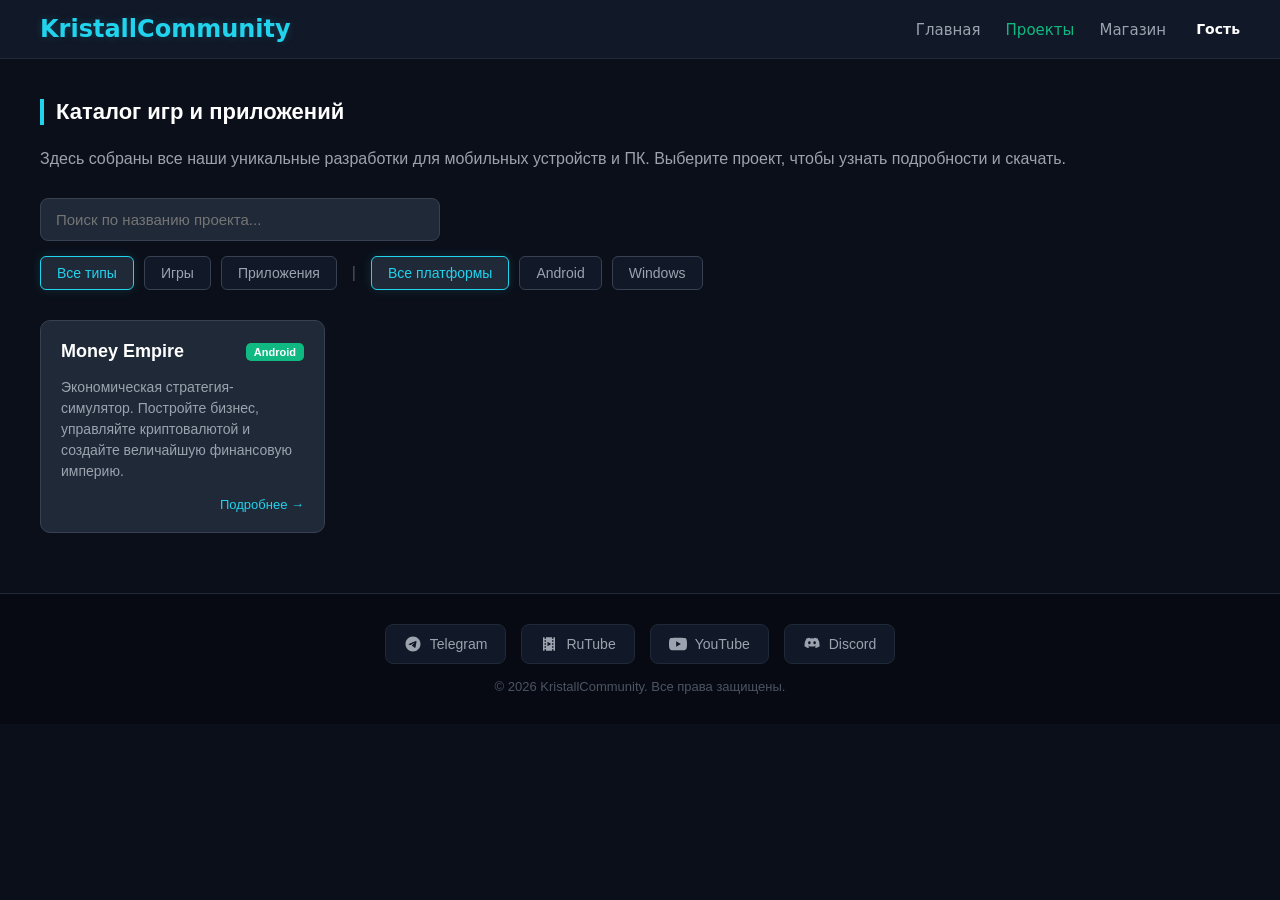
<file: projects.html>
<!DOCTYPE html>
<html lang="ru">
<head>
    <meta charset="UTF-8">
    <meta name="viewport" content="width=device-width, initial-scale=1.0">
    <title>Наши проекты - KristallCommunity</title>
    <link rel="icon" type="image/png" href="favicon.png" />
    <link rel="stylesheet" href="styles.css">
    <link rel="stylesheet" href="css/decorations.css">
</head>
<body>

    <!-- НАВИГАЦИЯ (HEADER) — ИСПРАВЛЕННЫЙ ИДЕАЛЬНЫЙ ВАРИАНТ -->
    <header>
        <div class="container header-wrapper" style="display: flex; justify-content: space-between; align-items: center; position: relative;">
            
            <!-- Левая часть: Логотип -->
            <a href="index.html" class="logo">KristallCommunity</a>
            
            <!-- Правая часть: Меню и Аватарки -->
            <div style="display: flex; align-items: center; gap: 20px;">
                
                <!-- Меню навигации -->
                <nav id="nav-menu">
                    <!-- Профиль для ТЕЛЕФОНОВ (виден только внутри шторки бургера) -->
                    <div class="menu-profile mobile-profile-block" style="display: none; align-items: center; gap: 10px; padding-bottom: 20px; border-bottom: 1px solid #1f2937; margin-bottom: 20px; cursor: pointer;">
                        <span id="header-avatar-img-mobile"></span>
                        <span class="menu-username" id="header-username-mobile">Гость</span>
                    </div>
                    <ul>
                        <li><a href="index.html">Главная</a></li>
                        <li><a href="projects.html" class="active">Проекты</a></li>
                        <li><a href="marketplace.html">Магазин</a></li>
                    </ul>
                </nav>

                <!-- ПРОФИЛЬ ДЛЯ ПК (Красиво стоит справа от меню на больших экранах) -->
                <div class="pc-profile-block" id="user-profile-block" style="display: flex; align-items: center; gap: 10px; cursor: pointer;">
                    <span id="header-avatar-img-pc"></span>
                    <span class="menu-username" id="header-username" style="color: white; font-weight: bold; font-size: 14px;">Гость</span>
                </div>

                <!-- Кнопка Бургера (3 полоски для мобилок) -->
                <button class="burger-menu" id="burger-btn" aria-label="Открыть меню">
                    <span></span>
                    <span></span>
                    <span></span>
                </button>
            </div>
        </div>
    </header>

    <!-- ХАБ ИГР И ПРИЛОЖЕНИЙ -->
    <div class="container" style="margin-top: 40px; margin-bottom: 60px; font-family: sans-serif;">
        <h2 class="section-title">Каталог игр и приложений</h2>
        <p style="color: #9ca3af; margin-bottom: 30px;">Здесь собраны все наши уникальные разработки для мобильных устройств и ПК. Выберите проект, чтобы узнать подробности и скачать.</p>

        <!-- ПАНЕЛЬ ПОИСКА И ФИЛЬТРОВ -->
        <div class="filter-panel" style="margin-bottom: 30px; display: flex; flex-direction: column; gap: 15px; font-family: sans-serif;">

            <!-- Строка текстового поиска -->
            <input type="text" id="search-input" placeholder="Поиск по названию проекта..." style="width: 100%; max-width: 400px; padding: 12px 15px; background-color: #1f2937; border: 1px solid #374151; color: white; border-radius: 8px; font-size: 15px; box-sizing: border-box; outline: none; transition: border-color 0.3s;">

            <!-- Кнопки-фильтры -->
            <div class="filter-group" style="display: flex; flex-wrap: wrap; gap: 10px;">
                <!-- Фильтры по типу -->
                <button class="filter-btn active" data-filter-type="all">Все типы</button>
                <button class="filter-btn" data-filter-type="mobile">Игры</button>
                <button class="filter-btn" data-filter-type="app">Приложения</button>

                <span style="color: #4b5563; align-self: center; margin: 0 5px;">|</span>

                <!-- Фильтры по платформе -->
                <button class="filter-btn active" data-filter-plat="all">Все платформы</button>
                <button class="filter-btn" data-filter-plat="Android">Android</button>
                <button class="filter-btn" data-filter-plat="Windows">Windows</button>
            </div>
        </div>

        <!-- Сетка карточек (сюда JS загрузит список из games.json) -->
        <div class="grid" id="projects-grid"></div>
    </div>

    <!-- ПОДВАЛ САЙТА (FOOTER) -->
    <footer>
        <div class="container footer-content" style="display: flex; flex-direction: column; align-items: center; gap: 15px; font-family: sans-serif;">

            <!-- Кнопки социальных сетей -->
            <div class="social-links" style="display: flex; flex-wrap: wrap; justify-content: center; gap: 15px;">

                <!-- Telegram -->
                <a href="https://t.me/kristall_official20" target="_blank" class="social-btn tg-btn" title="Наш Telegram">
                    <svg viewBox="0 0 24 24"><path d="M12 2C6.48 2 2 6.48 2 12s4.48 10 10 10 10-4.48 10-10S17.52 2 12 2zm4.64 6.8c-.15 1.58-.8 5.42-1.13 7.19-.14.75-.42 1-.68 1.03-.58.05-1.02-.38-1.58-.75-.88-.58-1.38-.94-2.23-1.5-.99-.65-.35-1.01.22-1.59.15-.15 2.71-2.48 2.76-2.69a.2.2 0 0 0-.05-.18c-.06-.05-.14-.03-.21-.02-.09.02-1.49.95-4.22 2.79-.4.27-.76.41-1.08.4-.36-.01-1.04-.2-1.55-.37-.63-.2-1.12-.31-1.08-.66.02-.18.27-.36.74-.55 2.92-1.27 4.86-2.11 5.83-2.51 2.78-1.16 3.35-1.36 3.73-1.36.08 0 .27.02.39.12.1.08.13.19.14.27-.01.06.01.24 0 .38z"/></svg>
                    Telegram
                </a>

                <!-- RuTube -->
                <a href="https://rutube.ru/channel/33194879" target="_blank" class="social-btn rt-btn" title="Канал RuTube">
                    <svg viewBox="0 0 24 24"><path d="M18 3v2h-2V3H8v2H6V3H4v18h2v-2h2v2h8v-2h2v2h2V3h-2zM8 17H6v-2h2v2zm0-4H6v-2h2v2zm0-4H6V7h2v2zm10 8h-2v-2h2v2zm0-4h-2v-2h2v2zm0-4h-2V7h2v2zM10 9l5 3-5 3V9z"/></svg>
                    RuTube
                </a>

                <!-- YouTube -->
                <a href="https://www.youtube.com/@kristall.officiallYT" target="_blank" class="social-btn yt-btn" title="Канал YouTube">
                    <svg viewBox="0 0 24 24"><path d="M23.498 6.186a3.016 3.016 0 0 0-2.122-2.136C19.505 3.545 12 3.545 12 3.545s-7.505 0-9.377.505A3.017 3.017 0 0 0 .502 6.186C0 8.07 0 12 0 12s0 3.88.502 5.764a3.016 3.016 0 0 0 2.122 2.136c1.871.505 9.376.505 9.376.505s7.505 0 9.377-.505a3.015 3.015 0 0 0 2.122-2.136C24 15.88 24 12 24 12s0-3.93-.502-5.814zM9.545 15.568V8.432L15.818 12l-6.273 3.568z"/></svg>
                    YouTube
                </a>

                <!-- Discord -->
                <a href="https://discord.com/invite/A8dKykQrBX" target="_blank" class="social-btn dc-btn" title="Наш сервер Discord">
                    <svg viewBox="0 0 24 24"><path d="M19.27 4.73a16.14 16.14 0 0 0-3.97-1.23.13.13 0 0 0-.14.07c-.17.31-.37.72-.5 1.03a14.9 14.9 0 0 0-5.32 0 9.77 9.77 0 0 0-.52-1.03.13.13 0 0 0-.14-.07 16.14 16.14 0 0 0-3.97 1.23.13.13 0 0 0-.06.05A16.18 16.18 0 0 0 1.95 14.9a.15.15 0 0 0 .06.1 16.42 16.42 0 0 0 4.96 2.5.14.14 0 0 0 .15-.05c.42-.58.8-1.2 1.12-1.86a.14.14 0 0 0-.07-.2 10.84 10.84 0 0 1-1.51-.72.15.15 0 0 1-.01-.24c.1-.07.2-.15.3-.23a.13.13 0 0 1 .14-.02c3.27 1.5 6.8 1.5 10.02 0a.13.13 0 0 1 .14.02c.1.08.2.16.3.23a.15.15 0 0 1-.01.24 9.8 9.8 0 0 1-1.51.71.14.14 0 0 0-.07.2c.33.66.7 1.28 1.12 1.86a.14.14 0 0 0 .15.05 16.34 16.34 0 0 0 4.97-2.5.15.15 0 0 0 .06-.1 16.18 16.18 0 0 0-2.77-10.12.12.12 0 0 0-.06-.05zM8.52 12.17c-.98 0-1.79-.9-1.79-2s.8-2 1.79-2 1.79.9 1.79 2-.8 2-1.79 2zm6.96 0c-.98 0-1.79-.9-1.79-2s.8-2 1.79-2 1.79.9 1.79 2-.8 2-1.79 2z"/></svg>
                    Discord
                </a>

            </div>

            <!-- Текст копирайта -->
            <p style="margin: 0; color: #4b5563; font-size: 13px; text-align: center;">&copy; 2026 KristallCommunity. Все права защищены.</p>
        </div>
    </footer>

    <!-- ВЕЛИКАЯ СВЯЗКА СКРИПТОВ KRISTALL (СТРОГИЙ ПОРЯДОК ПОДКЛЮЧЕНИЯ!) -->
    <script src="js/core.js"></script>
    <script src="js/content.js"></script>
    <script src="js/interface.js"></script>
    <script src="js/app.js"></script>

</body>
</html>
</file>
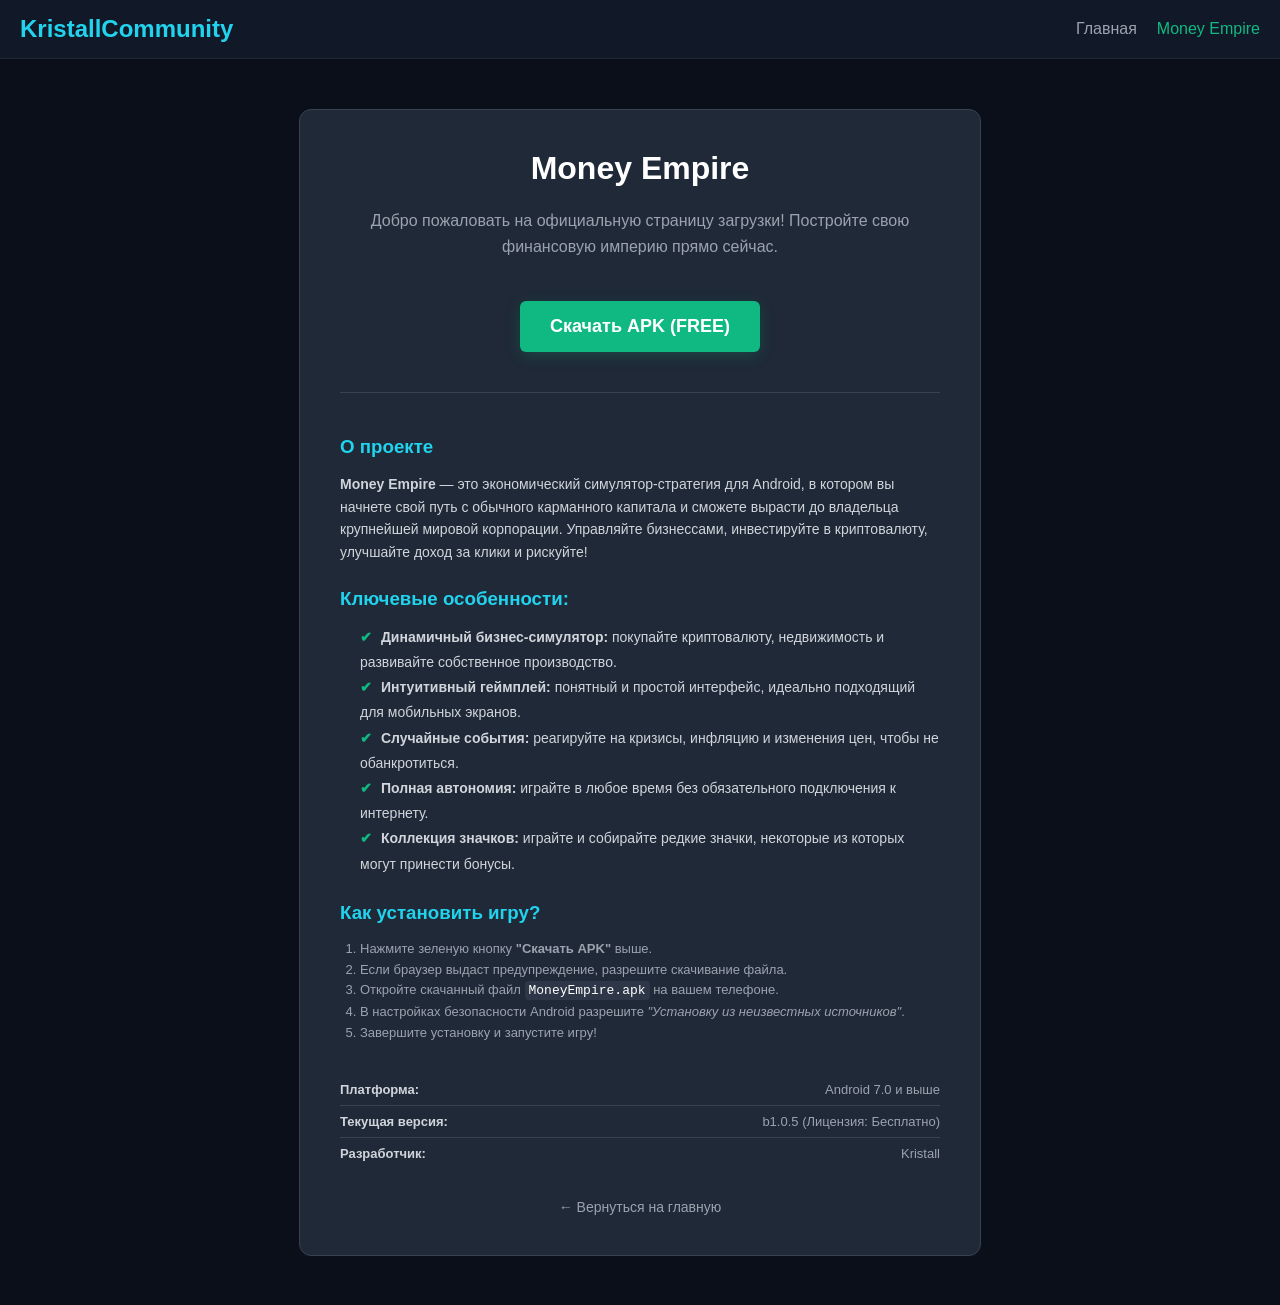
<file: Kristall-main/money-empire.html>
<!DOCTYPE html>
<html lang="ru">
<head>
    <meta charset="UTF-8">
    <meta name="viewport" content="width=device-width, initial-scale=1.0">
    <title>Money Empire - Скачать APK</title>
    <style>
        /* Красивое темное оформление */
        body {
            background-color: #0b0f19;
            color: #e5e7eb;
            font-family: sans-serif;
            margin: 0;
            padding: 0;
        }
        header {
            background-color: #111827;
            border-bottom: 1px solid #1f2937;
            padding: 15px 20px;
            display: flex;
            justify-content: space-between;
            align-items: center;
        }
        .logo {
            font-size: 24px;
            font-weight: bold;
            color: #22d3ee;
            font-family: sans-serif;
        }
        nav ul {
            list-style: none;
            display: flex;
            gap: 20px;
            margin: 0;
            padding: 0;
        }
        nav a {
            color: #9ca3af;
            text-decoration: none;
        }
        .content {
            max-width: 600px;
            margin: 50px auto;
            background-color: #1f2937;
            padding: 40px;
            border-radius: 12px;
            border: 1px solid #374151;
            text-align: center;
        }
        .btn-download {
            display: inline-block;
            background-color: #10b981;
            color: white;
            padding: 15px 30px;
            font-size: 18px;
            font-weight: bold;
            text-decoration: none;
            border-radius: 6px;
            margin-top: 25px;
            transition: 0.2s;
            box-shadow: 0 4px 15px rgba(16, 185, 129, 0.2);
        }
        .btn-download:hover {
            background-color: #059669;
            transform: translateY(-2px);
        }
        .back-link {
            display: block;
            margin-top: 30px;
            color: #9ca3af;
            text-decoration: none;
            font-size: 14px;
        }
        .back-link:hover { color: #10b981; }
    </style>
</head>
<body>

    <!-- НАВИГАЦИЯ -->
    <header>
        <div class="logo">KristallCommunity</div>
        <nav>
            <ul>
                <li><a href="main.html">Главная</a></li>
                <li><a href="money-empire.html" style="color: #10b981;">Money Empire</a></li>
            </ul>
        </nav>
    </header>

    <!-- БЛОК С КОНТЕНТОМ И ОПИСАНИЕМ -->
    <div class="content">
        <h1 style="color: white; margin-top: 0; font-size: 32px;">Money Empire</h1>
        <p style="color: #9ca3af; line-height: 1.6; font-size: 16px;">
            Добро пожаловать на официальную страницу загрузки! Постройте свою финансовую империю прямо сейчас.
        </p>

        <!-- КНОПКА СКАЧИВАНИЯ -->
        <a href="projects/MoneyEmpire.apk" download class="btn-download">Скачать APK (FREE)</a>

        <!-- БЛОК ОПИСАНИЯ ИГРЫ -->
        <div style="text-align: left; margin-top: 40px; border-top: 1px solid #374151; padding-top: 25px;">
            <h3 style="color: #22d3ee; margin-bottom: 15px;">О проекте</h3>
            <p style="color: #d1d5db; line-height: 1.6; font-size: 14px;">
                <strong>Money Empire</strong> — это экономический симулятор-стратегия для Android, в котором вы начнете свой путь с обычного карманного капитала и сможете вырасти до владельца крупнейшей мировой корпорации. Управляйте бизнессами, инвестируйте в криптовалюту, улучшайте доход за клики и рискуйте!
            </p>

            <h3 style="color: #22d3ee; margin-top: 25px; margin-bottom: 15px;">Ключевые особенности:</h3>
            <ul style="color: #d1d5db; line-height: 1.8; font-size: 14px; padding-left: 20px; list-style: none;">
                <li><span style="color: #10b981; font-weight: bold; margin-right: 5px;">✔</span> <strong>Динамичный бизнес-симулятор:</strong> покупайте криптовалюту, недвижимость и развивайте собственное производство.</li>
                <li><span style="color: #10b981; font-weight: bold; margin-right: 5px;">✔</span> <strong>Интуитивный геймплей:</strong> понятный и простой интерфейс, идеально подходящий для мобильных экранов.</li>
                <li><span style="color: #10b981; font-weight: bold; margin-right: 5px;">✔</span> <strong>Случайные события:</strong> реагируйте на кризисы, инфляцию и изменения цен, чтобы не обанкротиться.</li>
                <li><span style="color: #10b981; font-weight: bold; margin-right: 5px;">✔</span> <strong>Полная автономия:</strong> играйте в любое время без обязательного подключения к интернету.</li>
                <li><span style="color: #10b981; font-weight: bold; margin-right: 5px;">✔</span> <strong>Коллекция значков:</strong> играйте и собирайте редкие значки, некоторые из которых могут принести бонусы.</li>
            </ul>

            <h3 style="color: #22d3ee; margin-top: 25px; margin-bottom: 15px;">Как установить игру?</h3>
            <ol style="color: #9ca3af; line-height: 1.6; font-size: 13px; padding-left: 20px;">
                <li>Нажмите зеленую кнопку <strong>"Скачать APK"</strong> выше.</li>
                <li>Если браузер выдаст предупреждение, разрешите скачивание файла.</li>
                <li>Откройте скачанный файл <code style="background: #2d3748; padding: 2px 4px; border-radius: 4px; color: #fff;">MoneyEmpire.apk</code> на вашем телефоне.</li>
                <li>В настройках безопасности Android разрешите <em>"Установку из неизвестных источников"</em>.</li>
                <li>Завершите установку и запустите игру!</li>
            </ol>

            <!-- ТЕХНИЧЕСКИЕ ХАРАКТЕРИСТИКИ -->
            <table style="width: 100%; margin-top: 30px; border-collapse: collapse; font-size: 13px; color: #9ca3af;">
                <tr style="border-bottom: 1px solid #374151;">
                    <td style="padding: 8px 0; font-weight: bold; color: #d1d5db;">Платформа:</td>
                    <td style="padding: 8px 0; text-align: right;">Android 7.0 и выше</td>
                </tr>
                <tr style="border-bottom: 1px solid #374151;">
                    <td style="padding: 8px 0; font-weight: bold; color: #d1d5db;">Текущая версия:</td>
                    <td style="padding: 8px 0; text-align: right;">b1.0.5 (Лицензия: Бесплатно)</td>
                </tr>
                <tr>
                    <td style="padding: 8px 0; font-weight: bold; color: #d1d5db;">Разработчик:</td>
                    <td style="padding: 8px 0; text-align: right;">Kristall</td>
                </tr>
            </table>
        </div>

        <a href="main.html" class="back-link">← Вернуться на главную</a>
    </div>

</body>
</html>
</file>
<file: styles.css>
/* Базовые сбросы */
body {
    background-color: #0b0f19;
    color: #e5e7eb;
    font-family: 'Segoe UI', system-ui, sans-serif;
    margin: 0;
    padding: 0;
}
.container {
    max-width: 1200px;
    margin: 0 auto;
    padding: 0 20px;
}

/* Шапка сайта */
header {
    background-color: #111827;
    border-bottom: 1px solid #1f2937;
    padding: 15px 0;
    position: sticky;
    top: 0;
    z-index: 100;
}
.header-wrapper {
    display: flex;
    justify-content: space-between;
    align-items: center;
}
.logo {
    font-size: 24px;
    font-weight: bold;
    color: #22d3ee;
    text-decoration: none;
    text-shadow: 0 0 10px rgba(34, 211, 238, 0.2);
}
nav ul {
    list-style: none;
    display: flex;
    gap: 25px;
    margin: 0;
    padding: 0;
}
nav a {
    color: #9ca3af;
    text-decoration: none;
    font-weight: 500;
    font-size: 15px;
    transition: color 0.3s;
}
nav a:hover, nav a.active {
    color: #10b981;
}

/* Кнопка бургера (скрыта на ПК) */
.burger-menu {
    display: none;
    flex-direction: column;
    justify-content: space-between;
    width: 24px;
    height: 18px;
    background: transparent;
    border: none;
    cursor: pointer;
    padding: 0;
    z-index: 110;
}
.burger-menu span {
    width: 100%;
    height: 2px;
    background-color: white;
    transition: all 0.3s ease;
}

/* Заготовка под аватар профиля в мобильном меню */
.menu-profile {
    display: none;
    align-items: center;
    gap: 12px;
    padding-bottom: 20px;
    border-bottom: 1px solid #1f2937;
    margin-bottom: 25px;
}
.menu-avatar {
    width: 45px;
    height: 45px;
    border-radius: 50%;
    border: 2px solid #22d3ee;
    object-fit: cover;
}
.menu-username {
    font-weight: bold;
    color: white;
    font-size: 16px;
}

/* =======================================================
   АДАПТИВНОСТЬ ДЛЯ СМАРТФОНОВ (Экраны меньше 768px)
   ======================================================= */
@media (max-width: 768px) {
    .burger-menu {
        display: flex; /* Показываем 3 полоски на смартфонах */
    }

    /* Превращаем навигацию в скрытую шторку справа */
    nav {
        position: fixed;
        top: 0;
        right: -100%; /* Полностью прячем за правый край экрана */
        width: 260px;
        height: 100%;
        background-color: #111827;
        border-left: 1px solid #1f2937;
        box-shadow: -10px 0 30px rgba(0, 0, 0, 0.5);
        padding: 80px 24px 24px 24px;
        box-sizing: border-box;
        transition: right 0.3s cubic-bezier(0.4, 0, 0.2, 1); /* Плавное выезжание */
        z-index: 105;
    }

    /* Класс, который JS добавит при клике на бургер */
    nav.open {
        right: 0; /* Меню выезжает на экран */
    }

    nav ul {
        flex-direction: column; /* Ссылки встают друг под друга */
        gap: 20px;
    }

    nav a {
        font-size: 18px; /* Увеличиваем ссылки, чтобы по ним было легко тапать пальцем */
        display: block;
    }

    .menu-profile {
        display: flex; /* Показываем аватарку только внутри шторки на мобилках */
    }

    /* Анимация бургера: превращаем 3 полоски в красивый крестик X */
    .burger-menu.open span:nth-child(1) {
        transform: rotate(45deg) translate(5px, 6px);
    }
    .burger-menu.open span:nth-child(2) {
        opacity: 0;
        transform: translateX(-10px);
    }
    .burger-menu.open span:nth-child(3) {
        transform: rotate(-45deg) translate(5px, -6px);
    }
}

/* Баннер приветствия */
.hero {
    text-align: center;
    padding: 50px 0;
    background: linear-gradient(180deg, #111827 0%, #0b0f19 100%);
}
.hero h1 {
    font-size: 40px;
    margin-bottom: 10px;
}
.hero h1 span { color: #22d3ee; }
.hero p {
    color: #9ca3af;
    max-width: 600px;
    margin: 0 auto;
    font-size: 15px;
    line-height: 1.6;
}

/* Двухколоночный макет (Игры слева, Новости справа) */
.main-layout {
    display: flex;
    gap: 40px;
    margin-top: 30px;
    margin-bottom: 60px;
}
.projects-section { flex: 2; }
.news-section { flex: 1; min-width: 300px; }

.section-title {
    font-size: 22px;
    color: white;
    border-left: 4px solid #22d3ee;
    padding-left: 12px;
    margin-bottom: 25px;
}

/* Мощные карточки игр */
.grid {
    display: grid;
    grid-template-columns: repeat(auto-fill, minmax(280px, 1fr));
    gap: 20px;
}
.game-card {
    background-color: #1f2937;
    border: 1px solid #374151;
    border-radius: 10px;
    padding: 20px;
    text-decoration: none;
    color: inherit;
    display: flex;
    flex-direction: column;
    justify-content: space-between;
    transition: all 0.3s ease;
}
.game-card:hover {
    transform: translateY(-4px);
    border-color: #10b981;
    box-shadow: 0 8px 25px rgba(16, 185, 129, 0.15);
}
.card-header {
    display: flex;
    justify-content: space-between;
    align-items: center;
}
.card-header h3 { margin: 0; color: white; font-size: 18px; }
.badge {
    background-color: #10b981;
    color: white;
    padding: 3px 8px;
    border-radius: 5px;
    font-size: 11px;
    font-weight: bold;
}
.card-desc { color: #9ca3af; font-size: 14px; line-height: 1.5; margin: 15px 0; }
.card-footer { color: #22d3ee; font-size: 13px; text-align: right; font-weight: 500; }

/* Дизайн блока новостей */
.news-container {
    display: flex;
    flex-direction: column;
    gap: 15px;
}
.news-item {
    background-color: #111827;
    border: 1px solid #1f2937;
    border-radius: 8px;
    padding: 15px;
    animation: slideIn 0.3s ease;
}
.news-date { font-size: 11px; color: #10b981; font-weight: bold; }
.news-title { font-size: 15px; color: white; margin: 5px 0; font-weight: 600; }
.news-text { font-size: 13px; color: #9ca3af; margin: 0; line-height: 1.4; }

@keyframes slideIn {
    from { opacity: 0; transform: translateY(-10px); }
    to { opacity: 1; transform: translateY(0); }
}

/* Подвал */
footer {
    background-color: #070a12;
    border-top: 1px solid #1f2937;
    padding: 20px 0;
    text-align: center;
    color: #4b5563;
    font-size: 13px;
}

/* Адаптивность для телефонов */
@media (max-width: 768px) {
    .main-layout { flex-direction: column; }
    .hero h1 { font-size: 30px; }
}

/* Кнопка бургера */
.burger-menu {
    display: none;
    flex-direction: column;
    justify-content: space-between;
    width: 24px;
    height: 18px;
    background: transparent;
    border: none;
    cursor: pointer;
    padding: 0;
    z-index: 100;
}
.burger-menu span {
    width: 100%;
    height: 2px;
    background-color: white;
    transition: all 0.3s ease;
}

/* Блок профиля в меню (скрыт на ПК) */
.menu-profile {
    display: none;
    align-items: center;
    gap: 12px;
    padding-bottom: 20px;
    border-bottom: 1px solid #1f2937;
    margin-bottom: 20px;
}
.menu-avatar {
    width: 40px;
    height: 40px;
    border-radius: 50%;
    border: 2px solid #22d3ee;
    object-fit: cover;
}
.menu-username {
    font-weight: bold;
    color: white;
}

/* Адаптивность для мобильных устройств */
@media (max-width: 768px) {
    .burger-menu {
        display: flex; /* Показываем полоски на телефонах */
    }

    nav {
        position: fixed;
        top: 0;
        right: -100%; /* Прячем меню за правый экран */
        width: 250px;
        height: 100%;
        background-color: #111827;
        box-shadow: -5px 0 15px rgba(0,0,0,0.5);
        padding: 80px 20px 20px 20px;
        box-sizing: border-box;
        transition: right 0.3s ease;
        z-index: 99;
    }

    nav.open {
        right: 0; /* Выезжает при добавлении класса .open */
    }

    nav ul {
        flex-direction: column; /* Ссылки встают в столбик */
        gap: 20px;
    }

    .menu-profile {
        display: flex; /* Показываем аватарку в меню на мобилках */
    }
}
/* Стили для строки поиска при фокусе */
#search-input:focus {
    border-color: #22d3ee !important;
    box-shadow: 0 0 10px rgba(34, 211, 238, 0.2);
}

/* Красивые неоновые кнопки фильтров */
.filter-btn {
    background-color: #111827;
    border: 1px solid #374151;
    color: #9ca3af;
    padding: 8px 16px;
    border-radius: 6px;
    font-size: 14px;
    font-weight: 500;
    cursor: pointer;
    transition: all 0.2s ease;
}
.filter-btn:hover {
    color: white;
    border-color: #9ca3af;
}
.filter-btn.active {
    background-color: #1f2937;
    color: #22d3ee;
    border-color: #22d3ee;
    box-shadow: 0 0 12px rgba(34, 211, 238, 0.15);
}

/* СТИЛИ ДЛЯ КНОПОК СОЦ. СЕТЕЙ В ПОДВАЛЕ */
footer {
    background-color: #070a12;
    border-top: 1px solid #1f2937;
    padding: 30px 0;
}

.social-links {
    width: 100%;
    max-width: 800px;
}

.social-btn {
    display: inline-flex;
    align-items: center;
    gap: 8px;
    padding: 10px 18px;
    border-radius: 8px;
    font-size: 14px;
    font-weight: 500;
    text-decoration: none;
    color: #9ca3af;
    border: 1px solid #1f2937;
    background-color: #111827;
    transition: all 0.3s ease;
}

.social-btn svg {
    width: 18px;
    height: 18px;
    fill: currentColor;
    transition: transform 0.3s ease;
}

.social-btn:hover svg {
    transform: scale(1.1);
}

/* Эффекты наведения */
.social-btn.tg-btn:hover {
    color: #fff;
    border-color: #38bdf8;
    background-color: #0284c7;
    box-shadow: 0 0 15px rgba(56, 189, 248, 0.4);
}

/* Тёмно-синий неоновый цвет для RuTube */
.social-btn.rt-btn:hover {
    color: #fff;
    border-color: #2563eb;
    background-color: #1d4ed8;
    box-shadow: 0 0 15px rgba(37, 99, 235, 0.5);
}

.social-btn.yt-btn:hover {
    color: #fff;
    border-color: #f87171;
    background-color: #dc2626;
    box-shadow: 0 0 15px rgba(248, 113, 113, 0.4);
}

/* ДОБАВЛЕНО: Фирменный геймерский цвет Blurple для Discord */
.social-btn.dc-btn:hover {
    color: #fff;
    border-color: #818cf8;
    background-color: #5865f2;
    box-shadow: 0 0 15px rgba(88, 101, 242, 0.5);
}

@media (max-width: 480px) {
    .social-btn {
        width: 100%;
        justify-content: center;
    }
}

/* КРАСИВОЕ МОДАЛЬНОЕ ОКНО КРИСТАЛЛ ID */
.modal-overlay {
    position: fixed;
    top: 0;
    left: 0;
    width: 100%;
    height: 100%;
    background-color: rgba(11, 15, 25, 0.8);
    backdrop-filter: blur(8px); /* Крутое размытие заднего плана */
    display: flex;
    justify-content: center;
    align-items: center;
    z-index: 200;
}
.modal-content {
    background-color: #111827;
    border: 1px solid #374151;
    border-radius: 12px;
    padding: 30px;
    width: 100%;
    max-width: 400px;
    position: relative;
    box-shadow: 0 0 25px rgba(34, 211, 238, 0.15);
    box-sizing: border-box;
}
.modal-close {
    position: absolute;
    top: 15px;
    right: 15px;
    background: transparent;
    border: none;
    color: #9ca3af;
    font-size: 24px;
    cursor: pointer;
}
.modal-close:hover { color: #ef4444; }

/* Переключатели Вход / Регистрация */
.modal-tabs {
    display: flex;
    gap: 15px;
    margin-bottom: 25px;
    border-bottom: 1px solid #1f2937;
    padding-bottom: 10px;
}
.tab-btn {
    background: transparent;
    border: none;
    color: #9ca3af;
    font-size: 16px;
    font-weight: 600;
    cursor: pointer;
    padding: 5px 10px;
    transition: all 0.3s ease;
}
.tab-btn.active {
    color: #22d3ee;
    border-bottom: 2px solid #22d3ee;
}

/* Настройки полей ввода */
.auth-form {
    display: flex;
    flex-direction: column;
    gap: 15px;
}
.auth-form input {
    padding: 12px;
    background-color: #1f2937;
    border: 1px solid #374151;
    color: white;
    border-radius: 6px;
    font-size: 14px;
    outline: none;
    transition: border-color 0.3s;
}
.auth-form input:focus {
    border-color: #22d3ee;
    box-shadow: 0 0 10px rgba(34, 211, 238, 0.2);
}
.auth-submit-btn {
    background-color: #10b981;
    color: white;
    border: none;
    padding: 12px;
    border-radius: 6px;
    font-weight: bold;
    font-size: 15px;
    cursor: pointer;
    transition: all 0.2s ease;
}
.auth-submit-btn:hover {
    background-color: #059669;
    box-shadow: 0 0 15px rgba(16, 185, 129, 0.3);
}

/* Адаптивное управление отображением профилей */
@media (min-width: 769px) {
    .mobile-profile-block {
        display: none !important; /* На ПК мобильный блок намертво скрыт */
    }
}

@media (max-width: 768px) {
    .pc-profile-block {
        display: none !important; /* На смартфонах ПК-блок полностью исчезает */
    }
    .mobile-profile-block {
        display: flex !important; /* Внутри шторки на телефонах блок плавно появляется */
    }
}

/* ЭФФЕКТЫ ДЛЯ КНОПОК НАГРАД */
#btn-daily-bonus:hover {
    background-color: #10b981 !important;
    color: #111827 !important;
    box-shadow: 0 0 15px #10b981 !important;
}
#btn-lucky-chest:hover {
    background-color: #f59e0b !important;
    color: #111827 !important;
    box-shadow: 0 0 15px #f59e0b !important;
}

/* МЯГКАЯ ГЕЙМЕРСКАЯ АНИМАЦИЯ ФОНА САЙТА */
body {
    animation: spaceGlow 15s ease-in-out infinite alternate;
}
@keyframes spaceGlow {
    0% { background-color: #0b0f19; }
    50% { background-color: #0a0d14; box-shadow: inset 0 0 100px rgba(34, 211, 238, 0.02); } /* Едва заметный циановый отлив */
    100% { background-color: #0d0914; box-shadow: inset 0 0 100px rgba(168, 85, 247, 0.01); } /* Едва заметный фиолетовый отлив */
}

/* ФИРМЕННЫЕ ВСПОЛЫВАЮЩИЕ УВЕДОМЛЕНИЯ KRISTALL (БЕЗ ALERT) */
#kristall-toast {
    position: fixed;
    top: -100px;
    left: 50%;
    transform: translateX(-50%);
    background-color: #111827;
    border: 1px solid #22d3ee;
    box-shadow: 0 0 20px rgba(34, 211, 238, 0.2);
    color: white;
    padding: 14px 28px;
    border-radius: 8px;
    font-family: sans-serif;
    font-size: 14px;
    font-weight: bold;
    z-index: 9999;
    transition: top 0.4s cubic-bezier(0.175, 0.885, 0.32, 1.275);
    display: flex;
    align-items: center;
    gap: 10px;
}
#kristall-toast.show {
    top: 25px; /* Выезжает сверху */
}
</file>
<file: css/decorations.css>
/* ==========================================================================
   ОРИГИНАЛЬНЫЕ ОБЪЕМНЫЕ УКРАШЕНИЯ KRISTALL (ВОЗВРАЩЕНО И ИСПРАВЛЕНО)
   ========================================================================== */

/* Глобальное правило: разрешаем рамкам выпускать детали наружу круга на любой странице */
.decor-crown-animation, .decor-wings-animation, .decor-orbit-animation, .decor-snake-animation {
    overflow: visible !important;
    position: relative;
}

/* Намертво уводим картинку пользователя под наши анимированные аксессуары */
.decor-crown-animation img, .decor-crown-animation svg,
.decor-wings-animation img, .decor-wings-animation svg,
.decor-orbit-animation img, .decor-orbit-animation svg,
.decor-snake-animation img, .decor-snake-animation svg {
    position: relative;
    z-index: 1 !important;
}

/* 1. АДСКОЕ ПЛАМЯ */
.decor-fire-animation {
    animation: firePulse 2s ease-in-out infinite alternate !important;
    border: 3px solid #ef4444 !important;
}
@keyframes firePulse {
    0% { box-shadow: 0 0 10px #f97316, inset 0 0 10px #ef4444; filter: hue-rotate(0deg); }
    100% { box-shadow: 0 0 25px #ef4444, inset 0 0 20px #f97316; filter: hue-rotate(20deg); }
}

/* 2. КИБЕР-ИМПУЛЬС */
.decor-cyber-animation {
    animation: cyberLightning 1.5s linear infinite !important;
    border: 3px dashed #22d3ee !important;
}
@keyframes cyberLightning {
    0% { box-shadow: 0 0 15px #22d3ee, 0 0 30px #a855f7; }
    50% { box-shadow: 0 0 25px #a855f7, 0 0 40px #22d3ee; filter: brightness(1.3); }
    100% { box-shadow: 0 0 15px #22d3ee, 0 0 30px #a855f7; }
}

/* 3. ИСТИННЫЙ ЗОЛОТОЙ БЛЕСК */
.decor-gold-animation {
    animation: goldGleam 2.5s ease-in-out infinite alternate !important;
    border: 3px solid #fbbf24 !important;
}
@keyframes goldGleam {
    0% { box-shadow: 0 0 10px #d97706, inset 0 0 5px #fbbf24; filter: brightness(1); }
    50% { box-shadow: 0 0 25px #fbbf24, inset 0 0 15px #fff; filter: brightness(1.3); }
    100% { box-shadow: 0 0 10px #d97706, inset 0 0 5px #fbbf24; filter: brightness(1); }
}

/* 4. ИЗУМРУДНЫЙ ПУЛЬС */
.decor-emerald-animation {
    animation: emeraldPulse 2s ease-in-out infinite alternate !important;
    border: 3px solid #34d399 !important;
}
@keyframes emeraldPulse {
    0% { box-shadow: 0 0 8px #059669; }
    100% { box-shadow: 0 0 22px #34d399, 0 0 35px rgba(52, 211, 153, 0.2); }
}

/* 5. КРОВОВЫЙ РУБИН */
.decor-ruby-animation {
    animation: rubyGlow 1.8s ease-in-out infinite alternate !important;
    border: 3px solid #f87171 !important;
}
@keyframes rubyGlow {
    0% { box-shadow: 0 0 10px #dc2626; filter: hue-rotate(0deg); }
    100% { box-shadow: 0 0 25px #ef4444; filter: hue-rotate(15deg); }
}

.decor-crown-animation {
    animation: crownGlowFixed 2s ease-in-out infinite alternate !important;
    border: 3px double #fbbf24 !important; /* Фирменный двойной золотой венец */
    
    /* Включаем жесткую круглую маску, чтобы фото не вылезало за края! */
    border-radius: 50% !important;
    overflow: hidden !important; 
    
    /* Фиксируем центрирование в модальном окне */
    display: flex !important;
    align-items: center !important;
    justify-content: center !important;
}

@keyframes crownGlowFixed {
    0% { box-shadow: 0 0 10px #d97706, inset 0 0 8px #fbbf24; filter: brightness(1); }
    100% { box-shadow: 0 0 25px #fbbf24, inset 0 0 15px #fff; filter: brightness(1.2); }
}

/* 1. ПРИЗРАК (decor-ghost) */
.decor-ghost-animation {
    animation: ghostGlow 1.5s ease-in-out infinite alternate !important;
    border: 3px double #06b6d4 !important;
}
@keyframes ghostGlow {
    0% { box-shadow: 0 0 10px #06b6d4, inset 0 0 5px #0891b2; filter: brightness(0.9); }
    100% { box-shadow: 0 0 25px #22d3ee, inset 0 0 15px #06b6d4; filter: brightness(1.3); }
}

/* 2. ТЁМНАЯ МАТЕРИЯ (decor-matter) */
.decor-matter-animation {
    animation: darkMatter 2.5s ease-in-out infinite alternate !important;
    border: 3px dashed #a855f7 !important;
}
@keyframes darkMatter {
    0% { box-shadow: 0 0 12px #a855f7, inset 0 0 8px #db2777; filter: hue-rotate(0deg); }
    100% { box-shadow: 0 0 30px #ec4899, inset 0 0 15px #a855f7; filter: hue-rotate(45deg); }
}

/* 3. КРИСТАЛЛЬНЫЙ ПУЛЬС (decor-pulse) */
.decor-pulse-animation {
    animation: crystalPulse 2s linear infinite !important;
    border: 3px solid #22d3ee !important;
}
@keyframes crystalPulse {
    0% { box-shadow: 0 0 10px #22d3ee, inset 0 0 5px #fff; filter: saturate(1); }
    50% { box-shadow: 0 0 35px #fff, inset 0 0 20px #22d3ee; filter: saturate(2); }
    100% { box-shadow: 0 0 10px #22d3ee, inset 0 0 5px #fff; filter: saturate(1); }
}
</file>
